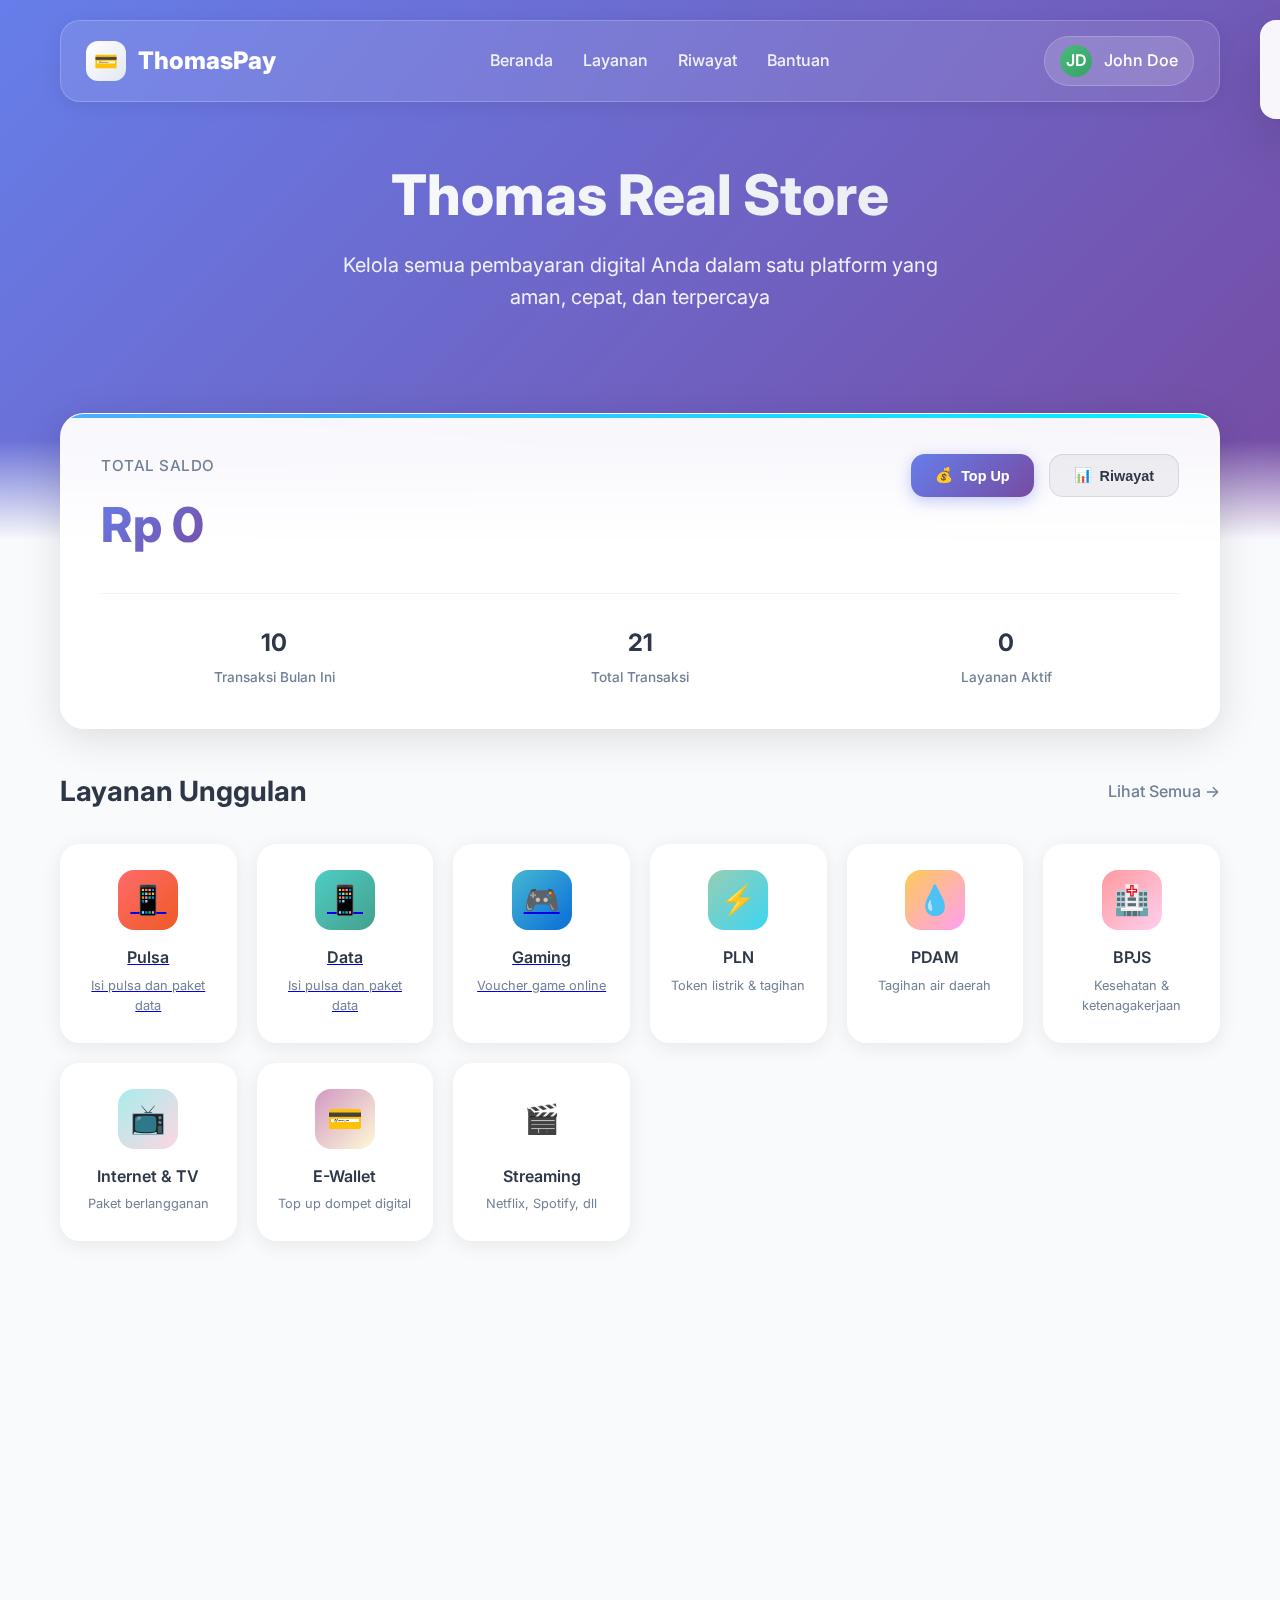
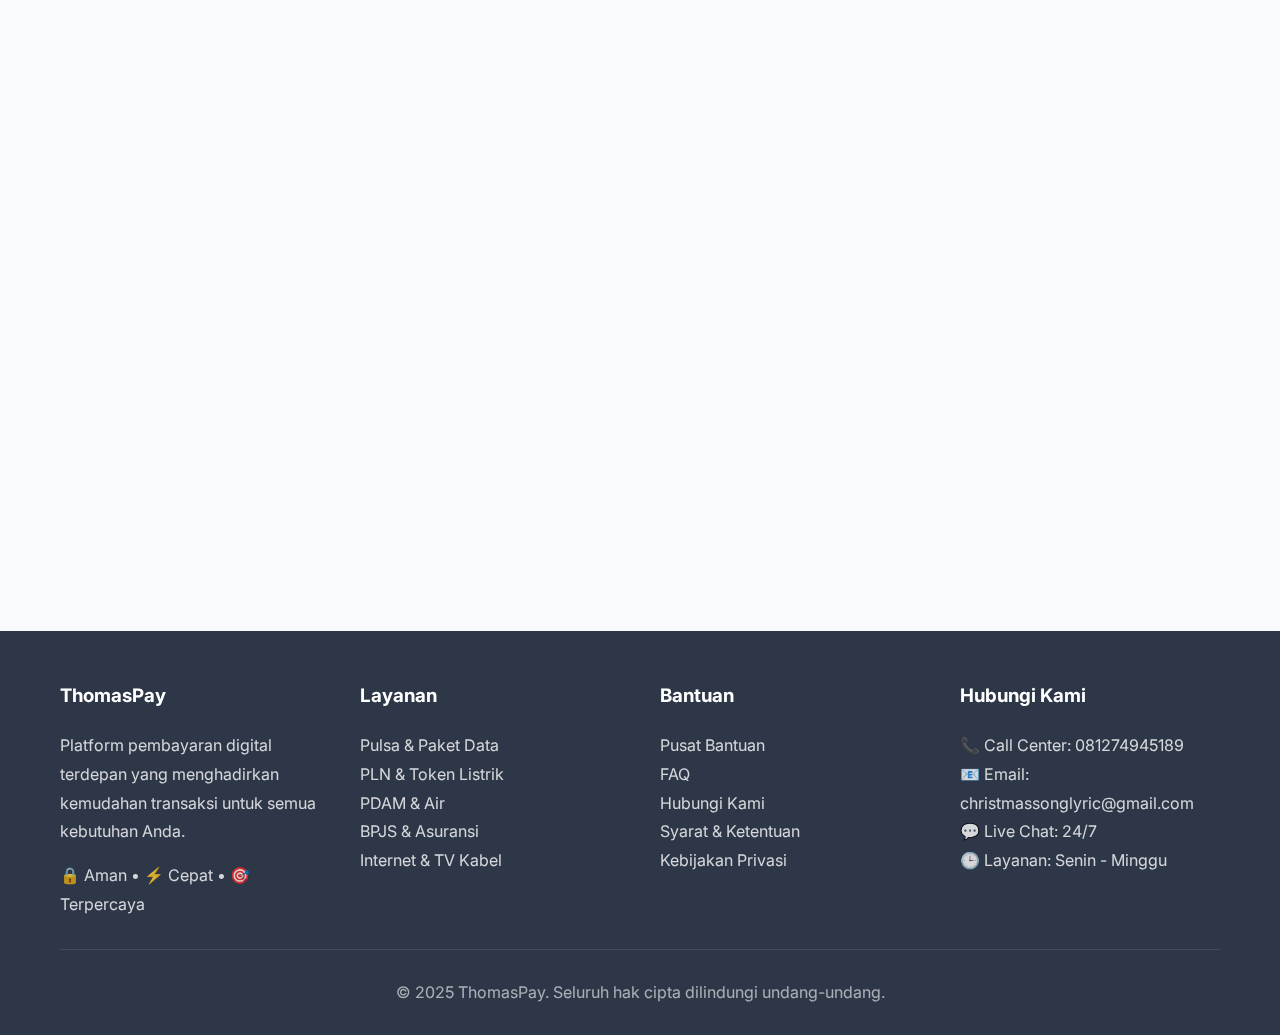
<file: index.html>
<!DOCTYPE html>
<html lang="id">
<head>
    <meta charset="UTF-8">
    <meta name="viewport" content="width=device-width, initial-scale=1.0">
    <title>ThomasPay - Advanced PPOB Platform</title>
    <link href="https://fonts.googleapis.com/css2?family=Inter:wght@300;400;500;600;700;800&display=swap" rel="stylesheet">
     <link rel="stylesheet" href="index.css">
</head>
<body>
    <div class="main-bg"></div>
    
    <header class="header">
        <div class="container">
            <nav class="nav">
                <div class="logo">
                    <div class="logo-icon">💳</div>
                    ThomasPay
                </div>
                <div class="nav-menu">
                    <a href="#" class="nav-item">Beranda</a>
                    <a href="#" class="nav-item">Layanan</a>
                    <a href="#" class="nav-item">Riwayat</a>
                    <a href="#" class="nav-item">Bantuan</a>
                </div>
                <div class="user-profile">
                    <div class="user-avatar">JD</div>
                    <span class="user-name">John Doe</span>
                </div>
            </nav>
        </div>
    </header>

    <section class="hero">
        <div class="container">
            <h1 class="hero-title">Thomas Real Store</h1>
            <p class="hero-subtitle">Kelola semua pembayaran digital Anda dalam satu platform yang aman, cepat, dan terpercaya</p>
        </div>
    </section>

    <main class="container">
        <section class="balance-section">
            <div class="balance-card animate-up">
                <div class="balance-header">
                    <div class="balance-info">
                        <h3>Total Saldo</h3>
                        <div class="balance-amount" id="balance">Rp 0</div>
                    </div>
                    <div class="balance-actions">
                        <button class="btn-balance btn-primary" onclick="showNotification('Top Up', 'Fitur top up akan segera tersedia')">
                            <span>💰</span> Top Up
                        </button>
                        <button class="btn-balance btn-secondary" onclick="showNotification('Riwayat', 'Menampilkan riwayat transaksi...')">
                            <span>📊</span> Riwayat
                        </button>
                    </div>
                </div>
                <div class="balance-stats">
                    <div class="stat-item">
                        <div class="stat-value">10</div>
                        <div class="stat-label">Transaksi Bulan Ini</div>
                    </div>
                    <div class="stat-item">
                        <div class="stat-value">21</div>
                        <div class="stat-label">Total Transaksi</div>
                    </div>
                    <div class="stat-item">
                        <div class="stat-value">0</div>
                        <div class="stat-label">Layanan Aktif</div>
                    </div>
                </div>
            </div>
        </section>

        <section class="services-section animate-up">
            <div class="section-header">
                <h2 class="section-title">Layanan Unggulan</h2>
                <a href="#" class="view-all">Lihat Semua →</a>
            </div>
            <div class="services-grid">
                <div class="service-card" onclick="selectService('Pulsa & Data')">
                    <a href="pulse.html">
                    <div class="service-icon">📱</div>
                    <div class="service-name">Pulsa</div>
                    <div class="service-desc">Isi pulsa dan paket data</div>
                </div></a>
                <div class="service-card" onclick="selectService('Pulsa & Data')">
                    <a href="data.html">
                    <div class="service-icon">📱</div>
                    <div class="service-name">Data</div>
                    <div class="service-desc">Isi pulsa dan paket data</div>
                </div></a>
                <div class="service-card" onclick="selectService('Gaming')">
                    <a href="game.html">
                        <div class="service-icon">🎮</div>
                        <div class="service-name">Gaming</div>
                        <div class="service-desc">Voucher game online</div>
                </div></a>
                <div class="service-card" onclick="selectService('PLN')">
                    <div class="service-icon">⚡</div>
                    <div class="service-name">PLN</div>
                    <div class="service-desc">Token listrik & tagihan</div>
                </div>
                <div class="service-card" onclick="selectService('PDAM')">
                    <div class="service-icon">💧</div>
                    <div class="service-name">PDAM</div>
                    <div class="service-desc">Tagihan air daerah</div>
                </div>
                <div class="service-card" onclick="selectService('BPJS')">
                    <div class="service-icon">🏥</div>
                    <div class="service-name">BPJS</div>
                    <div class="service-desc">Kesehatan & ketenagakerjaan</div>
                </div>
                <div class="service-card" onclick="selectService('Internet & TV')">
                    <div class="service-icon">📺</div>
                    <div class="service-name">Internet & TV</div>
                    <div class="service-desc">Paket berlangganan</div>
                </div>
                <div class="service-card" onclick="selectService('E-Wallet')">
                    <div class="service-icon">💳</div>
                    <div class="service-name">E-Wallet</div>
                    <div class="service-desc">Top up dompet digital</div>
                </div>
                <div class="service-card" onclick="selectService('Streaming')">
                    <div class="service-icon">🎬</div>
                    <div class="service-name">Streaming</div>
                    <div class="service-desc">Netflix, Spotify, dll</div>
                </div>
            </div>
        </section>

        <section class="quick-actions animate-right">
            <div class="action-card">
    <div class="action-header">
        <div class="action-icon">🖥️</div>
        <div class="action-title">Langganan Hosting / VPS</div>
    </div>
    <div class="form-group">
        <label class="form-label">Nama Pemesan</label>
        <input type="text" class="form-input" id="hostingName" placeholder="Nama lengkap Anda">
    </div>
    <div class="form-group">
        <label class="form-label">Nama Server</label>
        <input type="text" class="form-input" id="serverName" placeholder="Misalnya: server-ai-project">
    </div>
    <div class="form-group">
        <label class="form-label">Jenis Server</label>
        <select class="form-input" id="serverType">
            <option value="">Pilih jenis server</option>
            <option value="Shared Hosting">Shared Hosting</option>
            <option value="Pterodactyl">Pterodactyl Panel</option>
            <option value="VPS">VPS Mandiri</option>
        </select>
    </div>
    <div class="form-group">
        <label class="form-label">Metode Pembayaran</label>
        <select class="form-input" id="paymentMethod">
            <option value="">Pilih metode</option>
            <option value="Transfer Bank">Transfer Bank</option>
            <option value="E-Wallet">E-Wallet (DANA, OVO, GoPay)</option>
            <option value="QRIS">QRIS</option>
        </select>
    </div>
    <button class="btn-action" onclick="sendHostingRequest()">
        Kirim ke WhatsApp
    </button>
</div>

            <div class="action-card">
                <div class="action-header">
                    <div class="action-icon">🤖</div>
                    <div class="action-title">Bot WhatsApp - Daftar Harga</div>
                </div>
                <div class="form-group">
                    <label class="form-label">Nama Anda</label>
                    <input type="text" class="form-input" placeholder="Masukkan nama lengkap" id="customerName">
                </div>
                <div class="form-group">
                    <label class="form-label">Pilih Paket Bot WA</label>
                    <select class="form-input" id="botPackage">
                        <option value="">Pilih Paket</option>
                        <option value="basic|50000">Bot Basic - Rp 50.000/bulan</option>
                        <option value="premium|100000">Bot Premium - Rp 100.000/bulan</option>
                        <option value="enterprise|200000">Bot Enterprise - Rp 200.000/bulan</option>
                        <option value="custom|300000">Bot Custom - Rp 300.000/bulan</option>
                        <option value="yearly|500000">Paket Tahunan - Rp 500.000/tahun</option>
                    </select>
                </div>
                <button class="btn-action" onclick="sendToWhatsApp()">
                    <span id="botBtnText">Kirim ke WhatsApp</span>
                </button>
            </div>

            <div class="action-card">
    <div class="action-header">
        <div class="action-icon">🌐</div>
        <div class="action-title">Pilih Platform</div>
    </div>
    <div class="form-group">
        <label class="form-label">Jenis Platform</label>
        <select class="form-input" id="platformType" onchange="handlePlatformChange()">
            <option value="">Pilih</option>
            <option value="app">Aplikasi</option>
            <option value="web">Website</option>
        </select>
    </div>
    <div class="form-group">
        <label class="form-label">Hero Name</label>
        <input type="text" class="form-input" id="heroName" placeholder="Masukkan nama hero (judul besar)">
    </div>
    <div class="form-group">
        <label class="form-label">Nav Name</label>
        <input type="text" class="form-input" id="navName" placeholder="Masukkan nama navigasi utama">
    </div>
    <div class="form-group" id="platformOptionsContainer" style="display: none;">
        <label class="form-label" id="platformOptionsLabel">Opsi</label>
        <select class="form-input" id="platformOptions"></select>
    </div>
    <button class="btn-action" onclick="sendPlatformToWhatsApp()">Kirim ke WhatsApp</button>
</div>
            </div>
        </section>

        <section class="transactions-section animate-up">
            <div class="section-header">
                <h2 class="section-title">Transaksi Terbaru</h2>
                <a href="#" class="view-all">Lihat Semua →</a>
            </div>
            <div id="transactionsList">
    <div class="transaction-item">
        <div class="transaction-icon" style="background: linear-gradient(135deg, #45b7d1, #096dd9);">🕒</div>
        <div class="transaction-info">
            <div class="transaction-title">You have visited this site</div>
            <div class="transaction-date">Just now</div>
        </div>
        <div class="transaction-amount amount-positive">Info</div>
    </div>
</div>
        </section>
    </main>

    <footer class="footer">
        <div class="container">
            <div class="footer-content">
                <div class="footer-section">
                    <h3>ThomasPay</h3>
                    <p>Platform pembayaran digital terdepan yang menghadirkan kemudahan transaksi untuk semua kebutuhan Anda.</p>
                    <p style="margin-top: 15px;">🔒 Aman • ⚡ Cepat • 🎯 Terpercaya</p>
                </div>
                <div class="footer-section">
                    <h3>Layanan</h3>
                    <p><a href="#">Pulsa & Paket Data</a></p>
                    <p><a href="#">PLN & Token Listrik</a></p>
                    <p><a href="#">PDAM & Air</a></p>
                    <p><a href="#">BPJS & Asuransi</a></p>
                    <p><a href="#">Internet & TV Kabel</a></p>
                </div>
                <div class="footer-section">
                    <h3>Bantuan</h3>
                    <p><a href="#">Pusat Bantuan</a></p>
                    <p><a href="#">FAQ</a></p>
                    <p><a href="#">Hubungi Kami</a></p>
                    <p><a href="#">Syarat & Ketentuan</a></p>
                    <p><a href="#">Kebijakan Privasi</a></p>
                </div>
                <div class="footer-section">
                    <h3>Hubungi Kami</h3>
                    <p>📞 Call Center: 081274945189</p>
                    <p>📧 Email: christmassonglyric@gmail.com</p>
                    <p>💬 Live Chat: 24/7</p>
                    <p>🕒 Layanan: Senin - Minggu</p>
                </div>
            </div>
            <div class="footer-bottom">
                <p>© 2025 ThomasPay. Seluruh hak cipta dilindungi undang-undang.</p>
            </div>
        </div>
    </footer>

    <div class="notification" id="notification">
        <div class="notification-header">
            <div class="notification-icon" id="notifIcon">✓</div>
            <div class="notification-title" id="notifTitle">Berhasil</div>
        </div>
        <div class="notification-message" id="notifMessage">Pesan notifikasi</div>
    </div>
    <script src="index.js"></script>
</body>
</html>
</file>
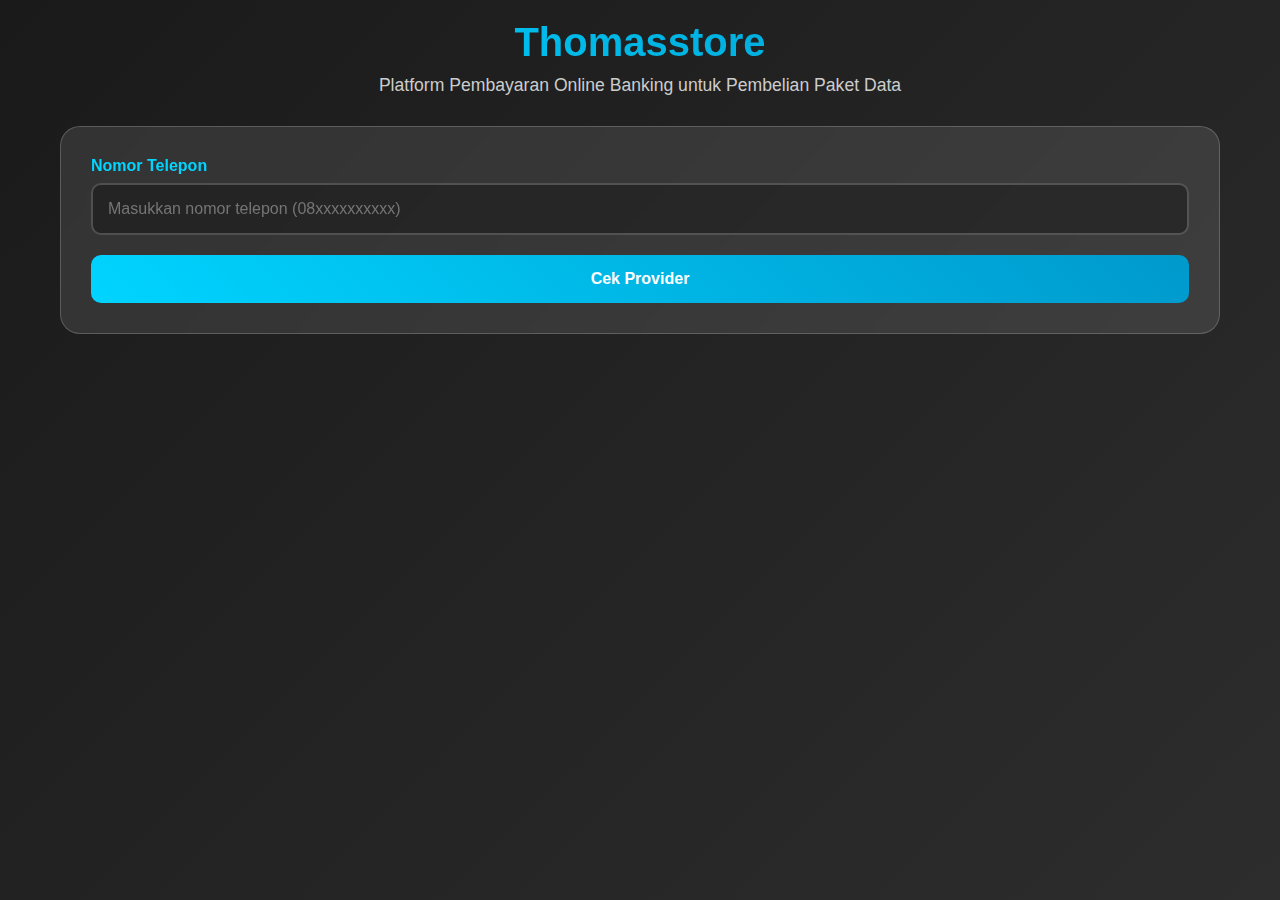
<file: data.html>
<!DOCTYPE html>
<html lang="id">
<head>
    <meta charset="UTF-8">
    <meta name="viewport" content="width=device-width, initial-scale=1.0">
    <title>Thomasstore - PPOB Data System</title>
    <style>
        * {
            margin: 0;
            padding: 0;
            box-sizing: border-box;
        }

        body {
            font-family: 'Segoe UI', Tahoma, Geneva, Verdana, sans-serif;
            background: linear-gradient(135deg, #1a1a1a, #2d2d2d);
            color: #ffffff;
            min-height: 100vh;
            overflow-x: hidden;
        }

        .container {
            max-width: 1200px;
            margin: 0 auto;
            padding: 20px;
            min-height: 100vh;
        }

        .header {
            text-align: center;
            margin-bottom: 30px;
            animation: fadeInDown 0.8s ease-out;
        }

        .header h1 {
            font-size: 2.5rem;
            background: linear-gradient(45deg, #00d4ff, #0099cc);
            -webkit-background-clip: text;
            -webkit-text-fill-color: transparent;
            background-clip: text;
            margin-bottom: 10px;
        }

        .header p {
            color: #cccccc;
            font-size: 1.1rem;
        }

        @keyframes fadeInDown {
            from {
                opacity: 0;
                transform: translateY(-50px);
            }
            to {
                opacity: 1;
                transform: translateY(0);
            }
        }

        @keyframes fadeInUp {
            from {
                opacity: 0;
                transform: translateY(50px);
            }
            to {
                opacity: 1;
                transform: translateY(0);
            }
        }

        @keyframes slideInLeft {
            from {
                opacity: 0;
                transform: translateX(-50px);
            }
            to {
                opacity: 1;
                transform: translateX(0);
            }
        }

        .input-section {
            background: rgba(255, 255, 255, 0.1);
            backdrop-filter: blur(10px);
            padding: 30px;
            border-radius: 20px;
            border: 1px solid rgba(255, 255, 255, 0.2);
            margin-bottom: 30px;
            animation: fadeInUp 0.8s ease-out 0.2s both;
        }

        .form-group {
            margin-bottom: 20px;
        }

        .form-group label {
            display: block;
            margin-bottom: 8px;
            font-weight: 600;
            color: #00d4ff;
        }

        .form-group input {
            width: 100%;
            padding: 15px;
            border: 2px solid rgba(255, 255, 255, 0.2);
            border-radius: 10px;
            background: rgba(0, 0, 0, 0.3);
            color: #ffffff;
            font-size: 1rem;
            transition: all 0.3s ease;
        }

        .form-group input:focus {
            outline: none;
            border-color: #00d4ff;
            box-shadow: 0 0 20px rgba(0, 212, 255, 0.3);
        }

        .check-btn {
            background: linear-gradient(45deg, #00d4ff, #0099cc);
            color: white;
            border: none;
            padding: 15px 30px;
            border-radius: 10px;
            cursor: pointer;
            font-size: 1rem;
            font-weight: 600;
            transition: all 0.3s ease;
            width: 100%;
        }

        .check-btn:hover {
            transform: translateY(-2px);
            box-shadow: 0 10px 25px rgba(0, 212, 255, 0.4);
        }

        .provider-info {
            background: rgba(0, 212, 255, 0.1);
            padding: 20px;
            border-radius: 15px;
            border: 1px solid #00d4ff;
            margin: 20px 0;
            animation: slideInLeft 0.6s ease-out;
        }

        .provider-info h3 {
            color: #00d4ff;
            margin-bottom: 10px;
        }

        .data-packages {
            display: grid;
            grid-template-columns: repeat(auto-fit, minmax(300px, 1fr));
            gap: 20px;
            margin-top: 20px;
            animation: fadeInUp 0.8s ease-out 0.4s both;
        }

        .package-card {
            background: rgba(255, 255, 255, 0.1);
            backdrop-filter: blur(10px);
            padding: 25px;
            border-radius: 15px;
            border: 1px solid rgba(255, 255, 255, 0.2);
            transition: all 0.3s ease;
            cursor: pointer;
        }

        .package-card:hover {
            transform: translateY(-5px);
            box-shadow: 0 15px 35px rgba(0, 212, 255, 0.2);
            border-color: #00d4ff;
        }

        .package-card h4 {
            color: #00d4ff;
            margin-bottom: 15px;
            font-size: 1.3rem;
        }

        .package-details {
            margin-bottom: 20px;
        }

        .package-details p {
            margin-bottom: 8px;
            color: #cccccc;
        }

        .price {
            font-size: 1.5rem;
            font-weight: bold;
            color: #00ff88;
            margin-bottom: 10px;
        }

        .tax-info {
            font-size: 0.9rem;
            color: #ffaa00;
        }

        .buy-btn {
            background: linear-gradient(45deg, #00ff88, #00cc66);
            color: white;
            border: none;
            padding: 12px 20px;
            border-radius: 8px;
            cursor: pointer;
            width: 100%;
            font-weight: 600;
            transition: all 0.3s ease;
        }

        .buy-btn:hover {
            transform: translateY(-2px);
            box-shadow: 0 8px 20px rgba(0, 255, 136, 0.4);
        }

        /* Modal Styles */
        .modal {
            display: none;
            position: fixed;
            z-index: 1000;
            left: 0;
            top: 0;
            width: 100%;
            height: 100%;
            background: rgba(0, 0, 0, 0.8);
            backdrop-filter: blur(5px);
        }

        .modal-content {
            background: linear-gradient(135deg, #2d2d2d, #1a1a1a);
            margin: 5% auto;
            padding: 30px;
            border-radius: 20px;
            width: 90%;
            max-width: 500px;
            border: 1px solid rgba(255, 255, 255, 0.2);
            animation: modalSlideIn 0.3s ease-out;
        }

        @keyframes modalSlideIn {
            from {
                opacity: 0;
                transform: translateY(-50px) scale(0.9);
            }
            to {
                opacity: 1;
                transform: translateY(0) scale(1);
            }
        }

        .close {
            color: #aaa;
            float: right;
            font-size: 28px;
            font-weight: bold;
            cursor: pointer;
            transition: color 0.3s ease;
        }

        .close:hover {
            color: #00d4ff;
        }

        .receipt {
            background: rgba(0, 0, 0, 0.3);
            padding: 25px;
            border-radius: 15px;
            margin: 20px 0;
            border: 1px solid rgba(255, 255, 255, 0.1);
        }

        .receipt h3 {
            color: #00d4ff;
            text-align: center;
            margin-bottom: 20px;
            font-size: 1.5rem;
        }

        .receipt-item {
            display: flex;
            justify-content: space-between;
            margin-bottom: 12px;
            padding: 8px 0;
            border-bottom: 1px solid rgba(255, 255, 255, 0.1);
        }

        .receipt-item:last-child {
            border-bottom: none;
            font-weight: bold;
            color: #00ff88;
            font-size: 1.1rem;
        }

        .customer-form {
            margin-top: 20px;
        }

        .customer-form input {
            width: 100%;
            padding: 12px;
            margin-bottom: 15px;
            border: 2px solid rgba(255, 255, 255, 0.2);
            border-radius: 8px;
            background: rgba(0, 0, 0, 0.3);
            color: #ffffff;
            transition: border-color 0.3s ease;
        }

        .customer-form input:focus {
            outline: none;
            border-color: #00d4ff;
        }

        .send-btn {
            background: linear-gradient(45deg, #25D366, #128C7E);
            color: white;
            border: none;
            padding: 15px;
            border-radius: 10px;
            cursor: pointer;
            width: 100%;
            font-weight: 600;
            font-size: 1rem;
            transition: all 0.3s ease;
        }

        .send-btn:hover {
            transform: translateY(-2px);
            box-shadow: 0 8px 20px rgba(37, 211, 102, 0.4);
        }

        .hidden {
            display: none;
        }

        /* Responsive Design */
        @media (max-width: 768px) {
            .container {
                padding: 15px;
            }

            .header h1 {
                font-size: 2rem;
            }

            .input-section {
                padding: 20px;
            }

            .data-packages {
                grid-template-columns: 1fr;
            }

            .modal-content {
                margin: 10% auto;
                padding: 20px;
            }
        }

        @media (max-width: 480px) {
            .header h1 {
                font-size: 1.8rem;
            }

            .input-section {
                padding: 15px;
            }

            .package-card {
                padding: 20px;
            }
        }

        .loading {
            display: inline-block;
            width: 20px;
            height: 20px;
            border: 3px solid rgba(255, 255, 255, 0.3);
            border-radius: 50%;
            border-top-color: #00d4ff;
            animation: spin 1s ease-in-out infinite;
            margin-right: 10px;
        }

        @keyframes spin {
            to { transform: rotate(360deg); }
        }
    </style>
</head>
<body>
    <div class="container">
        <div class="header">
            <h1>Thomasstore</h1>
            <p>Platform Pembayaran Online Banking untuk Pembelian Paket Data</p>
        </div>

        <div class="input-section">
            <div class="form-group">
                <label for="phoneNumber">Nomor Telepon</label>
                <input type="text" id="phoneNumber" placeholder="Masukkan nomor telepon (08xxxxxxxxxx)" maxlength="13">
            </div>
            <button class="check-btn" onclick="checkProvider()">
                <span id="checkBtnText">Cek Provider</span>
            </button>
        </div>

        <div id="providerResult" class="hidden">
            <div class="provider-info">
                <h3 id="providerName"></h3>
                <p id="providerDetails"></p>
            </div>

            <div class="data-packages" id="dataPackages">
                <!-- Paket data akan ditampilkan di sini -->
            </div>
        </div>
    </div>

    <!-- Modal untuk Struk -->
    <div id="receiptModal" class="modal">
        <div class="modal-content">
            <span class="close" onclick="closeModal()">&times;</span>
            <div class="receipt">
                <h3>STRUK PEMBELIAN</h3>
                <div id="receiptDetails">
                    <!-- Detail struk akan ditampilkan di sini -->
                </div>
            </div>
            <div class="customer-form">
                <input type="text" id="customerName" placeholder="Nama Lengkap" required>
                <button class="send-btn" onclick="sendToWhatsApp()">
                    Kirim ke WhatsApp
                </button>
            </div>
        </div>
    </div>

    <script>
        // Database provider berdasarkan prefix
        const providerDatabase = {
            '0811': 'Halo (Telkomsel)',
            '0812': 'Simpati (Telkomsel)',
            '0813': 'Simpati (Telkomsel)',
            '0814': 'IM3 (Indosat)',
            '0815': 'Matrix (Indosat)',
            '0816': 'Matrix (Indosat)',
            '0817': 'XL',
            '0818': 'XL',
            '0819': 'XL',
            '0821': 'Simpati (Telkomsel)',
            '0822': 'Simpati (Telkomsel)',
            '0823': 'As (Telkomsel)',
            '0831': 'Axis',
            '0832': 'Axis',
            '0833': 'Axis',
            '0838': 'Axis',
            '0852': 'As (Telkomsel)',
            '0853': 'As (Telkomsel)',
            '0855': 'IM3 (Indosat)',
            '0856': 'IM3 (Indosat)',
            '0857': 'IM3 (Indosat)',
            '0858': 'Mentari (Indosat)',
            '0859': 'XL',
            '0877': 'XL',
            '0878': 'XL',
            '0881': 'Smartfren',
            '0882': 'Smartfren',
            '0883': 'Smartfren',
            '0884': 'Smartfren',
            '0885': 'Smartfren',
            '0886': 'Smartfren',
            '0887': 'Smartfren',
            '0888': 'Smartfren',
            '0889': 'Smartfren'
        };

        // Database paket data untuk setiap provider
        const dataPackages = {
            'Telkomsel': [
                { name: 'Data 1GB', size: '1GB', price: 19200, validity: '30 hari' },
                { name: 'Data 2GB', size: '2GB', price: 32500, validity: '30 hari' },
                { name: 'Data 3GB', size: '3GB', price: 47500, validity: '30 hari' },
                { name: 'Data 35GB', size: '35GB', price: 110000, validity: '30 hari' },
                { name: 'Data 65GB', size: '65GB', price: 160000, validity: '30 hari' }
            ],
            'Indosat': [
                { name: 'Data 1GB', size: '1GB', price: 12000, validity: '3 hari' },
                { name: 'Data 3GB', size: '3GB', price: 22000, validity: '7 hari' },
                { name: 'Data 6GB', size: '6GB', price: 38000, validity: '15 hari' },
                { name: 'Data 12GB', size: '12GB', price: 60000, validity: '30 hari' },
                { name: 'Data 25GB', size: '25GB', price: 90000, validity: '30 hari' }
            ],
            'XL': [
                { name: 'Data 1GB', size: '1GB', price: 13000, validity: '3 hari' },
                { name: 'Data 2.5GB', size: '2.5GB', price: 23000, validity: '7 hari' },
                { name: 'Data 8GB', size: '8GB', price: 45000, validity: '15 hari' },
                { name: 'Data 15GB', size: '15GB', price: 70000, validity: '30 hari' },
                { name: 'Data 30GB', size: '30GB', price: 100000, validity: '30 hari' }
            ],
            'Axis': [
                { name: 'Data 2GB', size: '2GB', price: 30000, validity: '60 hari' },
                { name: 'Data 3GB', size: '3GB', price: 38000, validity: '60 hari' },
                { name: 'Data 5GB', size: '5GB', price: 50000, validity: '60 hari' }
            ],
            'Smartfren': [
                { name: 'Data 10GB', size: '10GB', price: 40000, validity: '30 hari' },
                { name: 'Data 12B', size: '12GB', price: 56700, validity: '30 hari' },
                { name: 'Promo Data 55GB', size: '55GB', price: 33000, validity: '30 hari' },
                { name: 'Data 90GB', size: '90GB', price: 70000, validity: '30 hari' },
                { name: 'Data 127GB', size: '127GB', price: 105000, validity: '30 hari' }
            ]
        };

        let currentPackage = null;
        let currentProvider = '';
        let currentPhone = '';

        function calculateTax(price) {
            // Setiap kelipatan 10.000, pajak 500
            const taxMultiplier = Math.floor(price / 10000);
            return taxMultiplier * 500;
        }

        function checkProvider() {
            const phoneInput = document.getElementById('phoneNumber');
            const phone = phoneInput.value.trim();
            
            if (!phone) {
                alert('Silakan masukkan nomor telepon');
                return;
            }

            if (!/^08\d{8,11}$/.test(phone)) {
                alert('Format nomor telepon tidak valid. Gunakan format 08xxxxxxxxxx');
                return;
            }

            // Tambahkan loading
            const checkBtn = document.getElementById('checkBtnText');
            checkBtn.innerHTML = '<span class="loading"></span>Memeriksa...';

            setTimeout(() => {
                const prefix = phone.substring(0, 4);
                const provider = providerDatabase[prefix];

                if (provider) {
                    currentPhone = phone;
                    const baseProvider = provider.split(' ')[0];
                    
                    if (baseProvider === 'Halo' || baseProvider === 'Simpati' || baseProvider === 'As') {
                        currentProvider = 'Telkomsel';
                    } else if (baseProvider === 'IM3' || baseProvider === 'Matrix' || baseProvider === 'Mentari') {
                        currentProvider = 'Indosat';
                    } else {
                        currentProvider = baseProvider;
                    }

                    displayProviderInfo(provider, currentProvider);
                    displayDataPackages(currentProvider);
                } else {
                    alert('Provider tidak dikenali untuk nomor ini');
                }

                checkBtn.innerHTML = 'Cek Provider';
            }, 1500);
        }

        function displayProviderInfo(providerName, baseProvider) {
            const providerResult = document.getElementById('providerResult');
            const providerNameEl = document.getElementById('providerName');
            const providerDetailsEl = document.getElementById('providerDetails');

            providerNameEl.textContent = `Provider: ${providerName}`;
            providerDetailsEl.textContent = `Nomor: ${currentPhone} | Jaringan: ${baseProvider}`;
            
            providerResult.classList.remove('hidden');
        }

        function displayDataPackages(provider) {
            const packagesContainer = document.getElementById('dataPackages');
            const packages = dataPackages[provider] || [];

            packagesContainer.innerHTML = '';

            packages.forEach((pkg, index) => {
                const tax = calculateTax(pkg.price);
                const totalPrice = pkg.price + tax;

                const packageCard = document.createElement('div');
                packageCard.className = 'package-card';
                packageCard.innerHTML = `
                    <h4>${pkg.name}</h4>
                    <div class="package-details">
                        <p><strong>Kuota:</strong> ${pkg.size}</p>
                        <p><strong>Masa Aktif:</strong> ${pkg.validity}</p>
                        <p><strong>Harga Dasar:</strong> Rp ${pkg.price.toLocaleString('id-ID')}</p>
                        <p class="tax-info"><strong>Pajak:</strong> Rp ${tax.toLocaleString('id-ID')}</p>
                    </div>
                    <div class="price">Rp ${totalPrice.toLocaleString('id-ID')}</div>
                    <button class="buy-btn" onclick="buyPackage(${index})">Beli Paket</button>
                `;

                packagesContainer.appendChild(packageCard);
            });
        }

        function buyPackage(packageIndex) {
            const packages = dataPackages[currentProvider];
            currentPackage = packages[packageIndex];
            
            if (currentPackage) {
                showReceiptModal();
            }
        }

        function showReceiptModal() {
            const modal = document.getElementById('receiptModal');
            const receiptDetails = document.getElementById('receiptDetails');
            
            const tax = calculateTax(currentPackage.price);
            const totalPrice = currentPackage.price + tax;

            receiptDetails.innerHTML = `
                <div class="receipt-item">
                    <span>Nomor Telepon:</span>
                    <span>${currentPhone}</span>
                </div>
                <div class="receipt-item">
                    <span>Provider:</span>
                    <span>${currentProvider}</span>
                </div>
                <div class="receipt-item">
                    <span>Paket:</span>
                    <span>${currentPackage.name}</span>
                </div>
                <div class="receipt-item">
                    <span>Kuota:</span>
                    <span>${currentPackage.size}</span>
                </div>
                <div class="receipt-item">
                    <span>Masa Aktif:</span>
                    <span>${currentPackage.validity}</span>
                </div>
                <div class="receipt-item">
                    <span>Harga Dasar:</span>
                    <span>Rp ${currentPackage.price.toLocaleString('id-ID')}</span>
                </div>
                <div class="receipt-item">
                    <span>Pajak:</span>
                    <span>Rp ${tax.toLocaleString('id-ID')}</span>
                </div>
                <div class="receipt-item">
                    <span>Total Bayar:</span>
                    <span>Rp ${totalPrice.toLocaleString('id-ID')}</span>
                </div>
            `;

            modal.style.display = 'block';
        }

        function closeModal() {
            const modal = document.getElementById('receiptModal');
            modal.style.display = 'none';
            document.getElementById('customerName').value = '';
        }

        function sendToWhatsApp() {
            const customerName = document.getElementById('customerName').value.trim();
            
            if (!customerName) {
                alert('Silakan masukkan nama lengkap');
                return;
            }

            const tax = calculateTax(currentPackage.price);
            const totalPrice = currentPackage.price + tax;
            const currentDate = new Date().toLocaleDateString('id-ID', {
                year: 'numeric',
                month: 'long',
                day: 'numeric',
                hour: '2-digit',
                minute: '2-digit'
            });

            const message = `*STRUK PEMBELIAN PPOB*
━━━━━━━━━━━━━━━━━━━━━

👤 *Nama:* ${customerName}
📱 *Nomor:* ${currentPhone}
🏢 *Provider:* ${currentProvider}
📦 *Paket:* ${currentPackage.name}
💾 *Kuota:* ${currentPackage.size}
⏰ *Masa Aktif:* ${currentPackage.validity}

💰 *RINCIAN PEMBAYARAN*
━━━━━━━━━━━━━━━━━━━━━
• Harga Dasar: Rp ${currentPackage.price.toLocaleString('id-ID')}
• Pajak: Rp ${tax.toLocaleString('id-ID')}
• *Total: Rp ${totalPrice.toLocaleString('id-ID')}*

📅 *Tanggal:* ${currentDate}

Thankyou for buying in ThomasStore! 🙏

_your transaction will be processed soon_`;

            const whatsappURL = `https://wa.me/081274945189?text=${encodeURIComponent(message)}`;
            window.open(whatsappURL, '_blank');
            
            closeModal();
        }

        // Event listener untuk input nomor telepon
        document.getElementById('phoneNumber').addEventListener('keypress', function(e) {
            if (e.key === 'Enter') {
                checkProvider();
            }
        });

        // Event listener untuk input nama customer
        document.getElementById('customerName').addEventListener('keypress', function(e) {
            if (e.key === 'Enter') {
                sendToWhatsApp();
            }
        });

        // Close modal ketika klik di luar modal
        window.onclick = function(event) {
            const modal = document.getElementById('receiptModal');
            if (event.target === modal) {
                closeModal();
            }
        }
    </script>
</body>
</html>
</file>
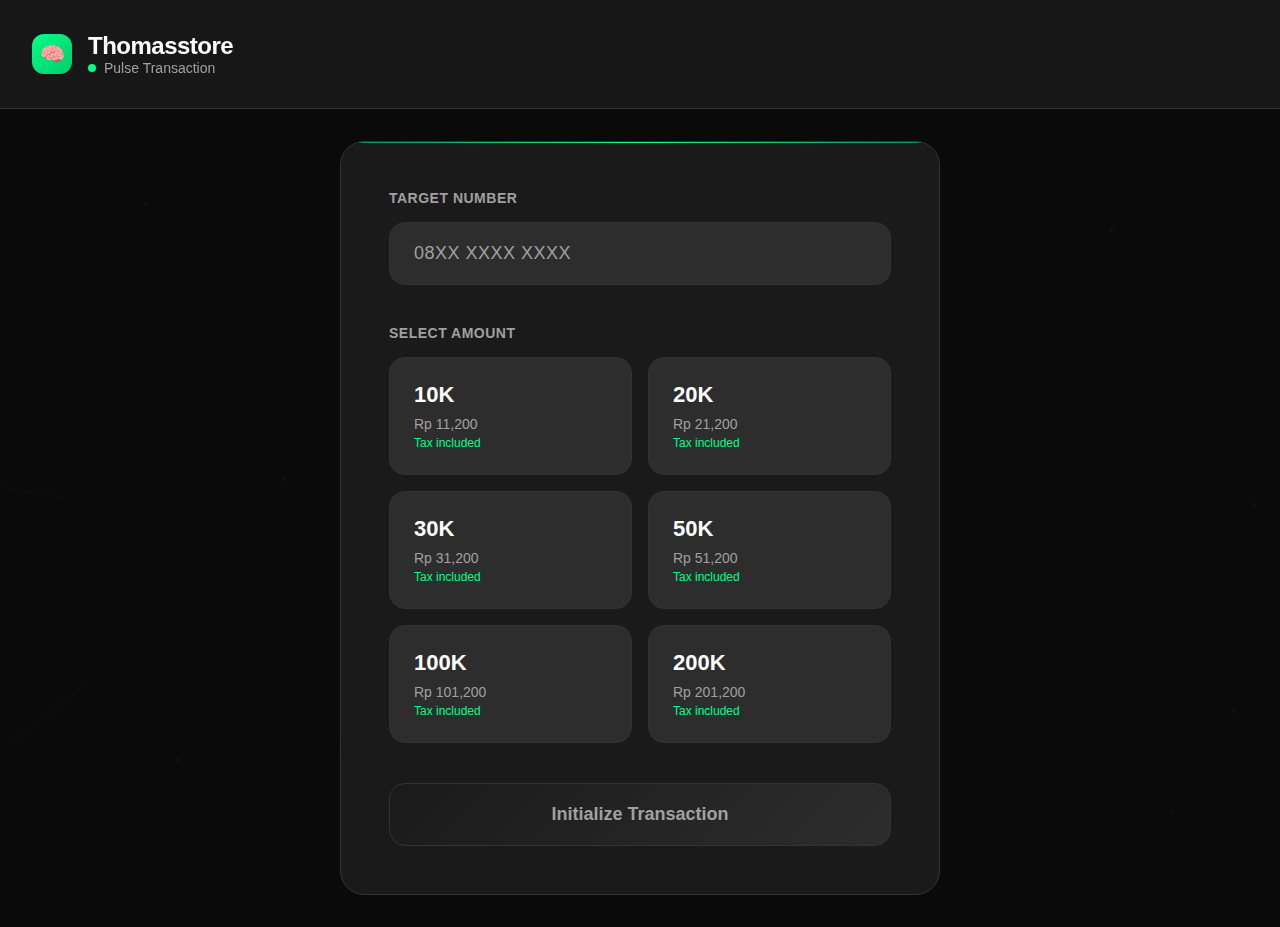
<file: pulse.html>
<!DOCTYPE html>
<html lang="id">
<head>
    <meta charset="UTF-8">
    <meta name="viewport" content="width=device-width, initial-scale=1.0">
    <title>PPOB Pulsa - AI Powered</title>
    <style>
        * {
            margin: 0;
            padding: 0;
            box-sizing: border-box;
        }

        :root {
            --primary: #0a0a0a;
            --secondary: #1a1a1a;
            --accent: #2d2d2d;
            --text: #ffffff;
            --text-dim: #a0a0a0;
            --border: #333333;
            --success: #00ff88;
            --error: #ff4757;
            --glow: rgba(0, 255, 136, 0.3);
        }

        body {
            font-family: 'SF Pro Display', -apple-system, BlinkMacSystemFont, 'Segoe UI', Roboto, sans-serif;
            background: var(--primary);
            color: var(--text);
            min-height: 100vh;
            overflow-x: hidden;
            position: relative;
        }

        /* AI Neural Network Background */
        .neural-bg {
            position: fixed;
            top: 0;
            left: 0;
            width: 100%;
            height: 100%;
            pointer-events: none;
            opacity: 0.05;
            z-index: 0;
        }

        .neural-node {
            position: absolute;
            width: 4px;
            height: 4px;
            background: var(--success);
            border-radius: 50%;
            animation: pulse 3s ease-in-out infinite;
        }

        .neural-connection {
            position: absolute;
            height: 1px;
            background: linear-gradient(90deg, transparent, var(--success), transparent);
            transform-origin: left;
            animation: flow 4s linear infinite;
        }

        @keyframes pulse {
            0%, 100% { opacity: 0.3; transform: scale(1); }
            50% { opacity: 1; transform: scale(1.5); }
        }

        @keyframes flow {
            0% { opacity: 0; }
            50% { opacity: 1; }
            100% { opacity: 0; }
        }

        /* Main Container */
        .app-container {
            position: relative;
            z-index: 1;
            min-height: 100vh;
            display: grid;
            grid-template-rows: auto 1fr;
        }

        /* Header */
        .app-header {
            padding: 2rem;
            border-bottom: 1px solid var(--border);
            backdrop-filter: blur(20px);
            background: rgba(26, 26, 26, 0.8);
        }

        .header-content {
            max-width: 1400px;
            margin: 0 auto;
            display: flex;
            justify-content: between;
            align-items: center;
            gap: 2rem;
        }

        .brand {
            display: flex;
            align-items: center;
            gap: 1rem;
        }

        .ai-icon {
            width: 40px;
            height: 40px;
            background: linear-gradient(135deg, var(--success), #00cc6a);
            border-radius: 12px;
            display: flex;
            align-items: center;
            justify-content: center;
            font-size: 20px;
            animation: rotate 20s linear infinite;
        }

        @keyframes rotate {
            from { transform: rotate(0deg); }
            to { transform: rotate(360deg); }
        }

        .brand h1 {
            font-size: 1.5rem;
            font-weight: 700;
            letter-spacing: -0.5px;
        }

        .ai-status {
            display: flex;
            align-items: center;
            gap: 0.5rem;
            font-size: 0.875rem;
            color: var(--text-dim);
        }

        .status-dot {
            width: 8px;
            height: 8px;
            background: var(--success);
            border-radius: 50%;
            animation: pulse 2s ease-in-out infinite;
        }

        /* Main Content */
        .main-content {
            padding: 2rem;
            display: grid;
            place-items: center;
        }

        .transaction-panel {
            width: 100%;
            max-width: 600px;
            background: var(--secondary);
            border: 1px solid var(--border);
            border-radius: 24px;
            padding: 3rem;
            position: relative;
            overflow: hidden;
        }

        .transaction-panel::before {
            content: '';
            position: absolute;
            top: 0;
            left: -50%;
            width: 200%;
            height: 1px;
            background: linear-gradient(90deg, transparent, var(--success), transparent);
            animation: scan 3s ease-in-out infinite;
        }

        @keyframes scan {
            0% { left: -50%; }
            100% { left: 50%; }
        }

        /* Form Sections */
        .form-section {
            margin-bottom: 2.5rem;
        }

        .section-title {
            font-size: 0.875rem;
            font-weight: 600;
            color: var(--text-dim);
            margin-bottom: 1rem;
            text-transform: uppercase;
            letter-spacing: 0.5px;
        }

        /* Phone Input */
        .phone-input-container {
            position: relative;
        }

        .phone-input {
            width: 100%;
            background: var(--accent);
            border: 1px solid var(--border);
            border-radius: 16px;
            padding: 1.25rem 1.5rem;
            font-size: 1.125rem;
            color: var(--text);
            font-weight: 500;
            letter-spacing: 0.5px;
            transition: all 0.3s cubic-bezier(0.4, 0, 0.2, 1);
        }

        .phone-input:focus {
            outline: none;
            border-color: var(--success);
            box-shadow: 0 0 0 4px var(--glow);
        }

        .phone-input::placeholder {
            color: var(--text-dim);
        }

        /* Provider Detection */
        .provider-detection {
            margin-top: 1rem;
            padding: 1rem 1.5rem;
            background: rgba(0, 255, 136, 0.05);
            border: 1px solid rgba(0, 255, 136, 0.2);
            border-radius: 12px;
            display: none;
            align-items: center;
            gap: 0.75rem;
        }

        .provider-detection.active {
            display: flex;
            animation: slideDown 0.4s cubic-bezier(0.4, 0, 0.2, 1);
        }

        @keyframes slideDown {
            from { opacity: 0; transform: translateY(-10px); }
            to { opacity: 1; transform: translateY(0); }
        }

        .provider-icon {
            width: 32px;
            height: 32px;
            background: var(--success);
            border-radius: 8px;
            display: flex;
            align-items: center;
            justify-content: center;
            font-size: 16px;
        }

        .provider-info h4 {
            font-size: 0.875rem;
            font-weight: 600;
            margin-bottom: 0.25rem;
        }

        .provider-info p {
            font-size: 0.75rem;
            color: var(--text-dim);
        }

        /* Denomination Grid */
        .denomination-grid {
            display: grid;
            grid-template-columns: repeat(auto-fit, minmax(160px, 1fr));
            gap: 1rem;
        }

        .denomination-card {
            background: var(--accent);
            border: 1px solid var(--border);
            border-radius: 16px;
            padding: 1.5rem;
            cursor: pointer;
            transition: all 0.3s cubic-bezier(0.4, 0, 0.2, 1);
            position: relative;
            overflow: hidden;
        }

        .denomination-card::before {
            content: '';
            position: absolute;
            top: 0;
            left: 0;
            right: 0;
            bottom: 0;
            background: linear-gradient(45deg, transparent, rgba(0, 255, 136, 0.1), transparent);
            opacity: 0;
            transition: opacity 0.3s ease;
        }

        .denomination-card:hover::before {
            opacity: 1;
        }

        .denomination-card:hover {
            transform: translateY(-4px);
            border-color: var(--success);
            box-shadow: 0 8px 32px rgba(0, 255, 136, 0.2);
        }

        .denomination-card.selected {
            border-color: var(--success);
            background: rgba(0, 255, 136, 0.1);
            transform: translateY(-4px) scale(1.02);
        }

        .denomination-value {
            font-size: 1.375rem;
            font-weight: 700;
            margin-bottom: 0.5rem;
        }

        .denomination-price {
            font-size: 0.875rem;
            color: var(--text-dim);
            margin-bottom: 0.25rem;
        }

        .denomination-tax {
            font-size: 0.75rem;
            color: var(--success);
        }

        /* Action Button */
        .action-button {
            width: 100%;
            background: linear-gradient(135deg, #1a1a1a, #2d2d2d);
            border: 1px solid var(--border);
            border-radius: 16px;
            padding: 1.25rem;
            font-size: 1.125rem;
            font-weight: 600;
            color: var(--text-dim);
            cursor: not-allowed;
            transition: all 0.3s cubic-bezier(0.4, 0, 0.2, 1);
            position: relative;
            overflow: hidden;
        }

        .action-button.active {
            background: linear-gradient(135deg, var(--success), #00cc6a);
            color: var(--primary);
            cursor: pointer;
            border-color: var(--success);
        }

        .action-button.active:hover {
            transform: translateY(-2px);
            box-shadow: 0 8px 32px rgba(0, 255, 136, 0.4);
        }

        .action-button::before {
            content: '';
            position: absolute;
            top: 0;
            left: -100%;
            width: 100%;
            height: 100%;
            background: linear-gradient(90deg, transparent, rgba(255, 255, 255, 0.2), transparent);
            transition: left 0.5s ease;
        }

        .action-button.active:hover::before {
            left: 100%;
        }

        /* Modal */
        .modal {
            position: fixed;
            top: 0;
            left: 0;
            width: 100%;
            height: 100%;
            background: rgba(0, 0, 0, 0.8);
            backdrop-filter: blur(20px);
            display: none;
            align-items: center;
            justify-content: center;
            z-index: 1000;
        }

        .modal.show {
            display: flex;
            animation: modalFadeIn 0.4s cubic-bezier(0.4, 0, 0.2, 1);
        }

        @keyframes modalFadeIn {
            from { opacity: 0; }
            to { opacity: 1; }
        }

        .modal-content {
            background: var(--secondary);
            border: 1px solid var(--border);
            border-radius: 24px;
            padding: 2.5rem;
            width: 90%;
            max-width: 480px;
            animation: modalSlideIn 0.4s cubic-bezier(0.4, 0, 0.2, 1);
        }

        @keyframes modalSlideIn {
            from { opacity: 0; transform: translateY(20px) scale(0.95); }
            to { opacity: 1; transform: translateY(0) scale(1); }
        }

        .receipt-header {
            text-align: center;
            margin-bottom: 2rem;
        }

        .receipt-header h3 {
            font-size: 1.5rem;
            font-weight: 700;
            margin-bottom: 0.5rem;
        }

        .receipt-header p {
            color: var(--text-dim);
            font-size: 0.875rem;
        }

        .receipt-items {
            border: 1px solid var(--border);
            border-radius: 16px;
            padding: 1.5rem;
            margin-bottom: 1.5rem;
        }

        .receipt-item {
            display: flex;
            justify-content: space-between;
            align-items: center;
            padding: 0.75rem 0;
        }

        .receipt-item:not(:last-child) {
            border-bottom: 1px solid var(--border);
        }

        .receipt-item.total {
            font-weight: 700;
            font-size: 1.125rem;
            color: var(--success);
        }

        .customer-input {
            width: 100%;
            background: var(--accent);
            border: 1px solid var(--border);
            border-radius: 12px;
            padding: 1rem 1.25rem;
            font-size: 1rem;
            color: var(--text);
            margin-bottom: 1.5rem;
        }

        .customer-input:focus {
            outline: none;
            border-color: var(--success);
            box-shadow: 0 0 0 3px var(--glow);
        }

        .modal-actions {
            display: grid;
            grid-template-columns: 1fr 2fr;
            gap: 1rem;
        }

        .modal-button {
            padding: 1rem;
            border-radius: 12px;
            font-size: 1rem;
            font-weight: 600;
            cursor: pointer;
            transition: all 0.3s ease;
            border: 1px solid var(--border);
        }

        .cancel-btn {
            background: var(--accent);
            color: var(--text);
        }

        .cancel-btn:hover {
            background: var(--border);
        }

        .whatsapp-btn {
            background: #25D366;
            color: white;
            border-color: #25D366;
        }

        .whatsapp-btn:hover {
            background: #20ba5a;
            transform: translateY(-2px);
        }

        /* Responsive */
        @media (max-width: 768px) {
            .app-header {
                padding: 1.5rem 1rem;
            }

            .header-content {
                flex-direction: column;
                align-items: flex-start;
                gap: 1rem;
            }

            .main-content {
                padding: 1rem;
            }

            .transaction-panel {
                padding: 2rem 1.5rem;
            }

            .denomination-grid {
                grid-template-columns: repeat(2, 1fr);
                gap: 0.75rem;
            }

            .denomination-card {
                padding: 1.25rem 1rem;
            }

            .modal-content {
                padding: 2rem 1.5rem;
                margin: 1rem;
            }

            .modal-actions {
                grid-template-columns: 1fr;
            }
        }

        @media (max-width: 480px) {
            .denomination-grid {
                grid-template-columns: 1fr;
                gap: 0.75rem;
            }
        }
    </style>
</head>
<body>
    <!-- Neural Network Background -->
    <div class="neural-bg" id="neuralBg"></div>

    <div class="app-container">
        <!-- Header -->
        <header class="app-header">
            <div class="header-content">
                <div class="brand">
                    <div class="ai-icon">🧠</div>
                    <div>
                        <h1>Thomasstore</h1>
                        <div class="ai-status">
                            <div class="status-dot"></div>
                            <span>Pulse Transaction</span>
                        </div>
                    </div>
                </div>
            </div>
        </header>

        <!-- Main Content -->
        <main class="main-content">
            <div class="transaction-panel">
                <!-- Phone Number Section -->
                <div class="form-section">
                    <div class="section-title">Target Number</div>
                    <div class="phone-input-container">
                        <input 
                            type="tel" 
                            id="phoneInput" 
                            class="phone-input"
                            placeholder="08XX XXXX XXXX"
                            maxlength="13"
                        >
                        <div id="providerDetection" class="provider-detection">
                            <div class="provider-icon">📡</div>
                            <div class="provider-info">
                                <h4 id="providerName">Detecting...</h4>
                                <p>Neural network analyzing...</p>
                            </div>
                        </div>
                    </div>
                </div>

                <!-- Denomination Selection -->
                <div class="form-section">
                    <div class="section-title">Select Amount</div>
                    <div class="denomination-grid" id="denominationGrid">
                        <div class="denomination-card" data-value="10000">
                            <div class="denomination-value">10K</div>
                            <div class="denomination-price">Rp 11,200</div>
                            <div class="denomination-tax">Tax included</div>
                        </div>
                        <div class="denomination-card" data-value="20000">
                            <div class="denomination-value">20K</div>
                            <div class="denomination-price">Rp 21,200</div>
                            <div class="denomination-tax">Tax included</div>
                        </div>
                        <div class="denomination-card" data-value="30000">
                            <div class="denomination-value">30K</div>
                            <div class="denomination-price">Rp 31,200</div>
                            <div class="denomination-tax">Tax included</div>
                        </div>
                        <div class="denomination-card" data-value="50000">
                            <div class="denomination-value">50K</div>
                            <div class="denomination-price">Rp 51,200</div>
                            <div class="denomination-tax">Tax included</div>
                        </div>
                        <div class="denomination-card" data-value="100000">
                            <div class="denomination-value">100K</div>
                            <div class="denomination-price">Rp 101,200</div>
                            <div class="denomination-tax">Tax included</div>
                        </div>
                        <div class="denomination-card" data-value="200000">
                            <div class="denomination-value">200K</div>
                            <div class="denomination-price">Rp 201,200</div>
                            <div class="denomination-tax">Tax included</div>
                        </div>
                    </div>
                </div>

                <!-- Action Button -->
                <button id="processButton" class="action-button">
                    Initialize Transaction
                </button>
            </div>
        </main>
    </div>

    <!-- Transaction Modal -->
    <div id="transactionModal" class="modal">
        <div class="modal-content">
            <div class="receipt-header">
                <h3>Transaction Receipt</h3>
                <p>Generated by AI Neural System</p>
            </div>
            
            <div class="receipt-items">
                <div class="receipt-item">
                    <span>Target Number:</span>
                    <span id="receiptPhone"></span>
                </div>
                <div class="receipt-item">
                    <span>Provider:</span>
                    <span id="receiptProvider"></span>
                </div>
                <div class="receipt-item">
                    <span>Credit Amount:</span>
                    <span id="receiptAmount"></span>
                </div>
                <div class="receipt-item">
                    <span>Service Tax:</span>
                    <span>Rp 1,200</span>
                </div>
                <div class="receipt-item total">
                    <span>Total Payment:</span>
                    <span id="receiptTotal"></span>
                </div>
            </div>
            
            <input 
                type="text" 
                id="customerName" 
                class="customer-input"
                placeholder="Enter your name"
            >
            
            <div class="modal-actions">
                <button class="modal-button cancel-btn" onclick="closeModal()">
                    Cancel
                </button>
                <button class="modal-button whatsapp-btn" onclick="sendToWhatsApp()">
                    Send to WhatsApp
                </button>
            </div>
        </div>
    </div>

    <script>
        // Provider database with neural-like classification
        const providerDatabase = {
            '0838': 'Axis', '0831': 'Axis', '0832': 'Axis', '0833': 'Axis',
            '0822': 'Telkomsel', '0812': 'Telkomsel', '0813': 'Telkomsel', 
            '0821': 'Telkomsel', '0811': 'Telkomsel', '0823': 'Telkomsel',
            '0814': 'Indosat', '0815': 'Indosat', '0816': 'Indosat',
            '0855': 'Indosat', '0856': 'Indosat', '0857': 'Indosat', '0858': 'Indosat',
            '0881': 'Smartfren', '0882': 'Smartfren', '0883': 'Smartfren', 
            '0884': 'Smartfren', '0885': 'Smartfren', '0886': 'Smartfren',
            '0887': 'Smartfren', '0888': 'Smartfren', '0889': 'Smartfren',
            '0817': 'XL', '0818': 'XL', '0819': 'XL', '0859': 'XL', 
            '0877': 'XL', '0878': 'XL',
            '0896': 'Three', '0897': 'Three', '0898': 'Three', '0899': 'Three', '0895': 'Three'
        };

        let selectedAmount = null;
        let detectedProvider = null;

        // Initialize neural background
        function initializeNeuralBackground() {
            const neuralBg = document.getElementById('neuralBg');
            const nodeCount = 20;
            
            for (let i = 0; i < nodeCount; i++) {
                const node = document.createElement('div');
                node.className = 'neural-node';
                node.style.left = Math.random() * 100 + '%';
                node.style.top = Math.random() * 100 + '%';
                node.style.animationDelay = Math.random() * 3 + 's';
                neuralBg.appendChild(node);
                
                // Create connections
                if (Math.random() > 0.7) {
                    const connection = document.createElement('div');
                    connection.className = 'neural-connection';
                    connection.style.left = Math.random() * 80 + '%';
                    connection.style.top = Math.random() * 100 + '%';
                    connection.style.width = Math.random() * 200 + 50 + 'px';
                    connection.style.transform = `rotate(${Math.random() * 360}deg)`;
                    connection.style.animationDelay = Math.random() * 4 + 's';
                    neuralBg.appendChild(connection);
                }
            }
        }

        // Phone input handler with AI-like processing
        document.getElementById('phoneInput').addEventListener('input', function(e) {
            const phoneNumber = e.target.value;
            const detection = document.getElementById('providerDetection');
            const providerName = document.getElementById('providerName');
            
            if (phoneNumber.length >= 4) {
                const prefix = phoneNumber.substring(0, 4);
                const provider = providerDatabase[prefix];
                
                detection.classList.add('active');
                
                if (provider) {
                    detectedProvider = provider;
                    // Simulate AI processing delay
                    providerName.textContent = 'Processing...';
                    setTimeout(() => {
                        providerName.textContent = provider + ' Network';
                    }, 500);
                } else {
                    detectedProvider = 'Unknown';
                    providerName.textContent = 'Network Unknown';
                }
            } else {
                detection.classList.remove('active');
                detectedProvider = null;
            }
            
            updateProcessButton();
        });

        // Denomination selection
        document.getElementById('denominationGrid').addEventListener('click', function(e) {
            const card = e.target.closest('.denomination-card');
            if (!card) return;
            
            // Remove previous selection
            document.querySelectorAll('.denomination-card').forEach(c => 
                c.classList.remove('selected')
            );
            
            // Select current card
            card.classList.add('selected');
            selectedAmount = parseInt(card.dataset.value);
            
            updateProcessButton();
        });

        // Update process button state
        function updateProcessButton() {
            const button = document.getElementById('processButton');
            const phoneNumber = document.getElementById('phoneInput').value;
            
            if (phoneNumber.length >= 10 && selectedAmount && detectedProvider && detectedProvider !== 'Unknown') {
                button.classList.add('active');
                button.textContent = 'Process Transaction';
            } else {
                button.classList.remove('active');
                button.textContent = 'Initialize Transaction';
            }
        }

        // Process transaction
        document.getElementById('processButton').addEventListener('click', function() {
            if (!this.classList.contains('active')) return;
            
            const phoneNumber = document.getElementById('phoneInput').value;
            
            // Update receipt
            document.getElementById('receiptPhone').textContent = phoneNumber;
            document.getElementById('receiptProvider').textContent = detectedProvider;
            document.getElementById('receiptAmount').textContent = `Rp ${selectedAmount.toLocaleString('id-ID')}`;
            document.getElementById('receiptTotal').textContent = `Rp ${(selectedAmount + 1200).toLocaleString('id-ID')}`;
            
            // Show modal
            document.getElementById('transactionModal').classList.add('show');
        });

        // Close modal
        function closeModal() {
            document.getElementById('transactionModal').classList.remove('show');
            document.getElementById('customerName').value = '';
        }

        // Send to WhatsApp
        function sendToWhatsApp() {
            const customerName = document.getElementById('customerName').value.trim();
            
            if (!customerName) {
                alert('Please enter your name');
                return;
            }
            
            const phoneNumber = document.getElementById('phoneInput').value;
            const total = selectedAmount + 1200;
            
            const message = `🤖 *ThomasStore Transaction*\n\n` +
                          `👤 Customer: ${customerName}\n` +
                          `📱 Target: ${phoneNumber}\n` +
                          `📡 Provider: ${detectedProvider}\n` +
                          `💎 Credit: Rp ${selectedAmount.toLocaleString('id-ID')}\n` +
                          `🧾 Tax: Rp 1,200\n` +
                          `💳 Total: Rp ${total.toLocaleString('id-ID')}\n\n` +
                          `✨ Your transaction has been processed\n` +
                          `Thank you for buying from ThomasStore! 🙏`;
            
            const whatsappUrl = `https://wa.me/081274945189?text=${encodeURIComponent(message)}`;
            window.open(whatsappUrl, '_blank');
            
            closeModal();
            resetForm();
        }

        // Reset form
        function resetForm() {
            document.getElementById('phoneInput').value = '';
            document.getElementById('providerDetection').classList.remove('active');
            document.querySelectorAll('.denomination-card').forEach(c => 
                c.classList.remove('selected')
            );
            selectedAmount = null;
            detectedProvider = null;
            updateProcessButton();
        }

        // Close modal on outside click
        document.getElementById('transactionModal').addEventListener('click', function(e) {
            if (e.target === this) closeModal();
        });

        // Initialize app
        document.addEventListener('DOMContentLoaded', function() {
            initializeNeuralBackground();
        });
    </script>
</body>
</html>
</file>
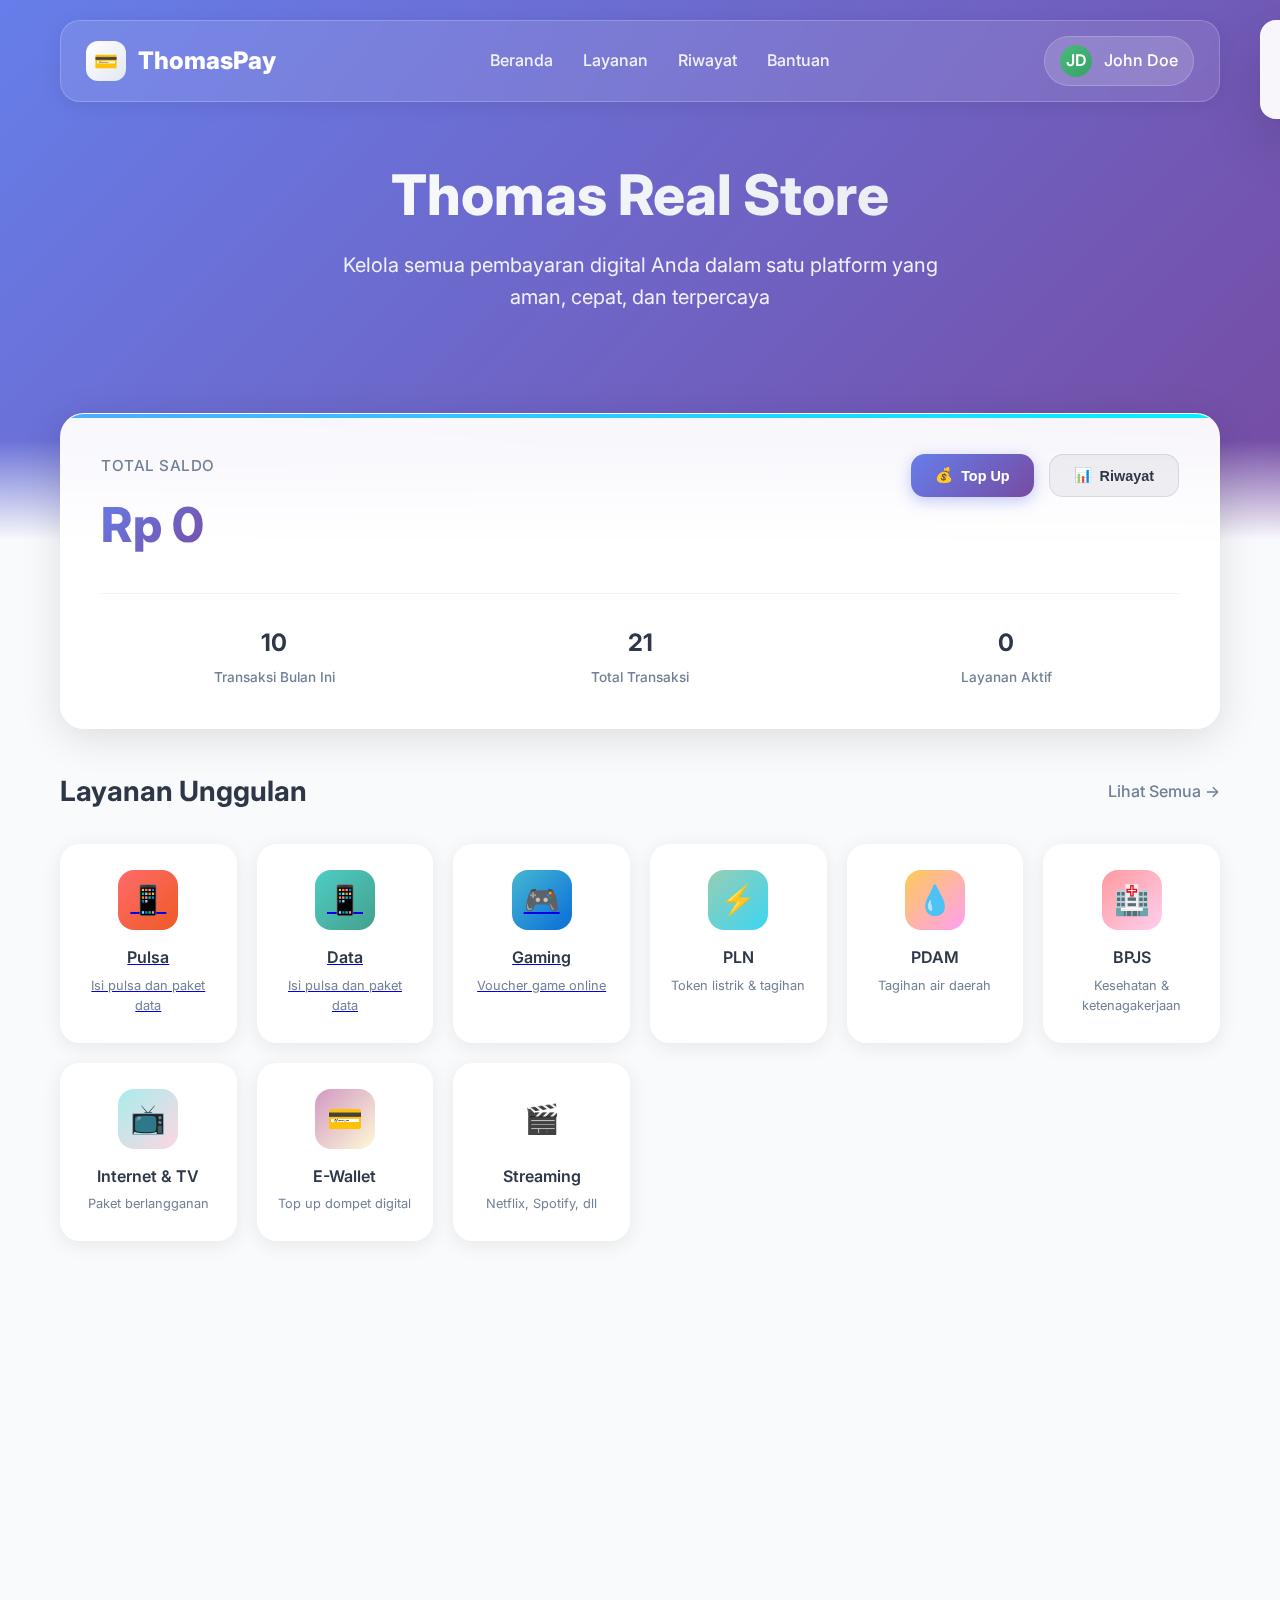
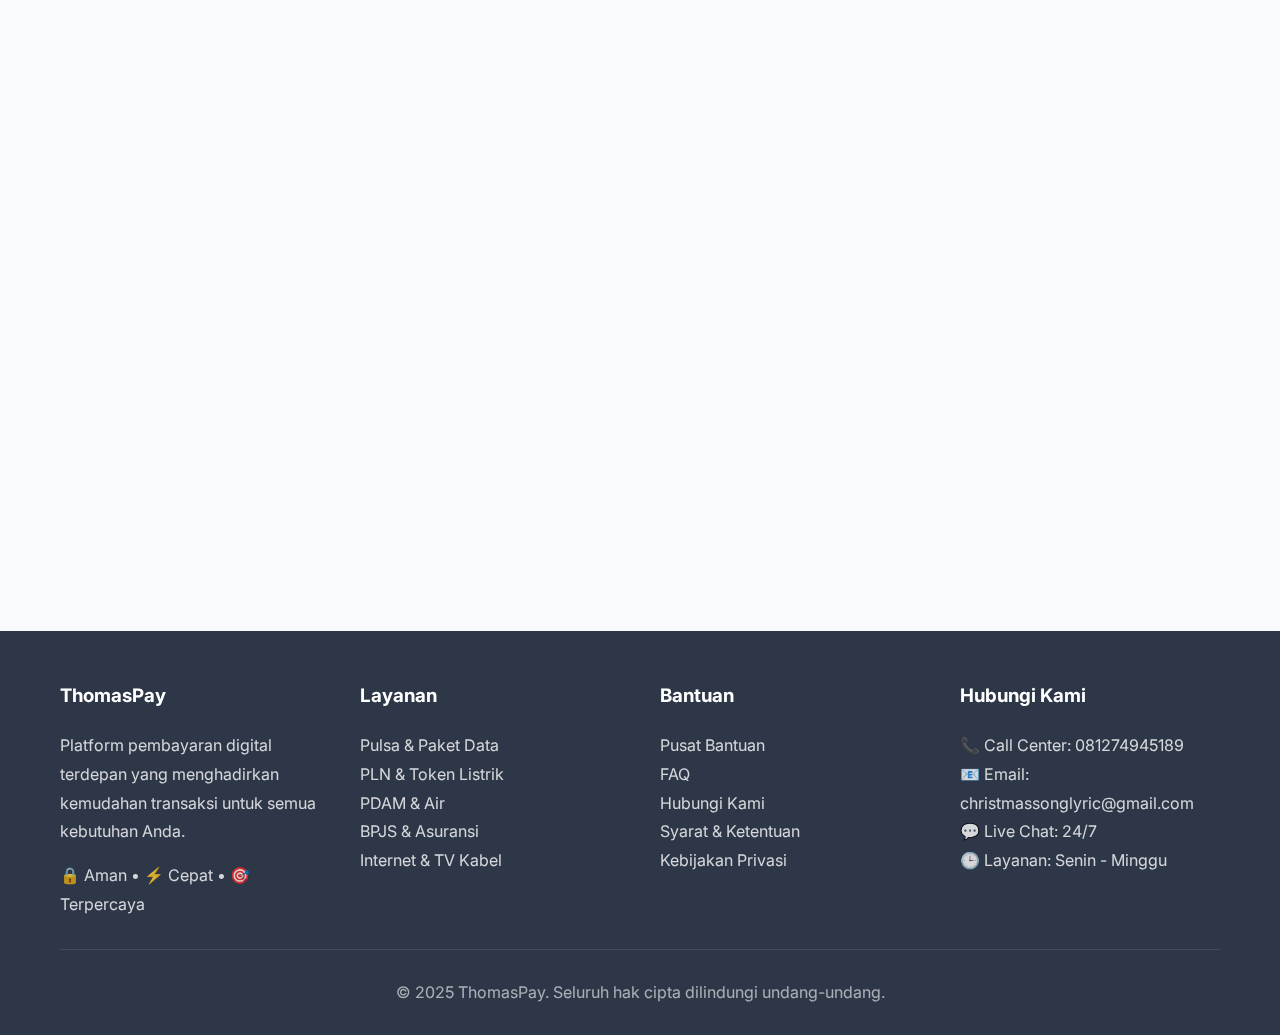
<file: tombol.html>
<!DOCTYPE html>
<html lang="id">
<head>
    <meta charset="UTF-8">
    <meta name="viewport" content="width=device-width, initial-scale=1.0">
    <title>ThomasPay - Advanced PPOB Platform</title>
    <link href="https://fonts.googleapis.com/css2?family=Inter:wght@300;400;500;600;700;800&display=swap" rel="stylesheet">
     <link rel="stylesheet" href="index.css">
</head>
<body>
    <div class="main-bg"></div>
    
    <header class="header">
        <div class="container">
            <nav class="nav">
                <div class="logo">
                    <div class="logo-icon">💳</div>
                    ThomasPay
                </div>
                <div class="nav-menu">
                    <a href="#" class="nav-item">Beranda</a>
                    <a href="#" class="nav-item">Layanan</a>
                    <a href="#" class="nav-item">Riwayat</a>
                    <a href="#" class="nav-item">Bantuan</a>
                </div>
                <div class="user-profile">
                    <div class="user-avatar">JD</div>
                    <span class="user-name">John Doe</span>
                </div>
            </nav>
        </div>
    </header>

    <section class="hero">
        <div class="container">
            <h1 class="hero-title">Thomas Real Store</h1>
            <p class="hero-subtitle">Kelola semua pembayaran digital Anda dalam satu platform yang aman, cepat, dan terpercaya</p>
        </div>
    </section>

    <main class="container">
        <section class="balance-section">
            <div class="balance-card animate-up">
                <div class="balance-header">
                    <div class="balance-info">
                        <h3>Total Saldo</h3>
                        <div class="balance-amount" id="balance">Rp 0</div>
                    </div>
                    <div class="balance-actions">
                        <button class="btn-balance btn-primary" onclick="showNotification('Top Up', 'Fitur top up akan segera tersedia')">
                            <span>💰</span> Top Up
                        </button>
                        <button class="btn-balance btn-secondary" onclick="showNotification('Riwayat', 'Menampilkan riwayat transaksi...')">
                            <span>📊</span> Riwayat
                        </button>
                    </div>
                </div>
                <div class="balance-stats">
                    <div class="stat-item">
                        <div class="stat-value">10</div>
                        <div class="stat-label">Transaksi Bulan Ini</div>
                    </div>
                    <div class="stat-item">
                        <div class="stat-value">21</div>
                        <div class="stat-label">Total Transaksi</div>
                    </div>
                    <div class="stat-item">
                        <div class="stat-value">0</div>
                        <div class="stat-label">Layanan Aktif</div>
                    </div>
                </div>
            </div>
        </section>

        <section class="services-section animate-up">
            <div class="section-header">
                <h2 class="section-title">Layanan Unggulan</h2>
                <a href="#" class="view-all">Lihat Semua →</a>
            </div>
            <div class="services-grid">
                <div class="service-card" onclick="selectService('Pulsa & Data')">
                    <a href="pulse.html">
                    <div class="service-icon">📱</div>
                    <div class="service-name">Pulsa</div>
                    <div class="service-desc">Isi pulsa dan paket data</div>
                </div></a>
                <div class="service-card" onclick="selectService('Pulsa & Data')">
                    <a href="data.html">
                    <div class="service-icon">📱</div>
                    <div class="service-name">Data</div>
                    <div class="service-desc">Isi pulsa dan paket data</div>
                </div></a>
                <div class="service-card" onclick="selectService('Gaming')">
                    <a href="game.html">
                        <div class="service-icon">🎮</div>
                        <div class="service-name">Gaming</div>
                        <div class="service-desc">Voucher game online</div>
                </div></a>
                <div class="service-card" onclick="selectService('PLN')">
                    <div class="service-icon">⚡</div>
                    <div class="service-name">PLN</div>
                    <div class="service-desc">Token listrik & tagihan</div>
                </div>
                <div class="service-card" onclick="selectService('PDAM')">
                    <div class="service-icon">💧</div>
                    <div class="service-name">PDAM</div>
                    <div class="service-desc">Tagihan air daerah</div>
                </div>
                <div class="service-card" onclick="selectService('BPJS')">
                    <div class="service-icon">🏥</div>
                    <div class="service-name">BPJS</div>
                    <div class="service-desc">Kesehatan & ketenagakerjaan</div>
                </div>
                <div class="service-card" onclick="selectService('Internet & TV')">
                    <div class="service-icon">📺</div>
                    <div class="service-name">Internet & TV</div>
                    <div class="service-desc">Paket berlangganan</div>
                </div>
                <div class="service-card" onclick="selectService('E-Wallet')">
                    <div class="service-icon">💳</div>
                    <div class="service-name">E-Wallet</div>
                    <div class="service-desc">Top up dompet digital</div>
                </div>
                <div class="service-card" onclick="selectService('Streaming')">
                    <div class="service-icon">🎬</div>
                    <div class="service-name">Streaming</div>
                    <div class="service-desc">Netflix, Spotify, dll</div>
                </div>
            </div>
        </section>

        <section class="quick-actions animate-right">
            <div class="action-card">
    <div class="action-header">
        <div class="action-icon">🖥️</div>
        <div class="action-title">Langganan Hosting / VPS</div>
    </div>
    <div class="form-group">
        <label class="form-label">Nama Pemesan</label>
        <input type="text" class="form-input" id="hostingName" placeholder="Nama lengkap Anda">
    </div>
    <div class="form-group">
        <label class="form-label">Nama Server</label>
        <input type="text" class="form-input" id="serverName" placeholder="Misalnya: server-ai-project">
    </div>
    <div class="form-group">
        <label class="form-label">Jenis Server</label>
        <select class="form-input" id="serverType">
            <option value="">Pilih jenis server</option>
            <option value="Shared Hosting">Shared Hosting</option>
            <option value="Pterodactyl">Pterodactyl Panel</option>
            <option value="VPS">VPS Mandiri</option>
        </select>
    </div>
    <div class="form-group">
        <label class="form-label">Metode Pembayaran</label>
        <select class="form-input" id="paymentMethod">
            <option value="">Pilih metode</option>
            <option value="Transfer Bank">Transfer Bank</option>
            <option value="E-Wallet">E-Wallet (DANA, OVO, GoPay)</option>
            <option value="QRIS">QRIS</option>
        </select>
    </div>
    <button class="btn-action" onclick="sendHostingRequest()">
        Kirim ke WhatsApp
    </button>
</div>

            <div class="action-card">
                <div class="action-header">
                    <div class="action-icon">🤖</div>
                    <div class="action-title">Bot WhatsApp - Daftar Harga</div>
                </div>
                <div class="form-group">
                    <label class="form-label">Nama Anda</label>
                    <input type="text" class="form-input" placeholder="Masukkan nama lengkap" id="customerName">
                </div>
                <div class="form-group">
                    <label class="form-label">Pilih Paket Bot WA</label>
                    <select class="form-input" id="botPackage">
                        <option value="">Pilih Paket</option>
                        <option value="basic|50000">Bot Basic - Rp 50.000/bulan</option>
                        <option value="premium|100000">Bot Premium - Rp 100.000/bulan</option>
                        <option value="enterprise|200000">Bot Enterprise - Rp 200.000/bulan</option>
                        <option value="custom|300000">Bot Custom - Rp 300.000/bulan</option>
                        <option value="yearly|500000">Paket Tahunan - Rp 500.000/tahun</option>
                    </select>
                </div>
                <button class="btn-action" onclick="sendToWhatsApp()">
                    <span id="botBtnText">Kirim ke WhatsApp</span>
                </button>
            </div>

            <div class="action-card">
    <div class="action-header">
        <div class="action-icon">🌐</div>
        <div class="action-title">Pilih Platform</div>
    </div>
    <div class="form-group">
        <label class="form-label">Jenis Platform</label>
        <select class="form-input" id="platformType" onchange="handlePlatformChange()">
            <option value="">Pilih</option>
            <option value="app">Aplikasi</option>
            <option value="web">Website</option>
        </select>
    </div>
    <div class="form-group">
        <label class="form-label">Hero Name</label>
        <input type="text" class="form-input" id="heroName" placeholder="Masukkan nama hero (judul besar)">
    </div>
    <div class="form-group">
        <label class="form-label">Nav Name</label>
        <input type="text" class="form-input" id="navName" placeholder="Masukkan nama navigasi utama">
    </div>
    <div class="form-group" id="platformOptionsContainer" style="display: none;">
        <label class="form-label" id="platformOptionsLabel">Opsi</label>
        <select class="form-input" id="platformOptions"></select>
    </div>
    <button class="btn-action" onclick="sendPlatformToWhatsApp()">Kirim ke WhatsApp</button>
</div>
            </div>
        </section>

        <section class="transactions-section animate-up">
            <div class="section-header">
                <h2 class="section-title">Transaksi Terbaru</h2>
                <a href="#" class="view-all">Lihat Semua →</a>
            </div>
            <div id="transactionsList">
    <div class="transaction-item">
        <div class="transaction-icon" style="background: linear-gradient(135deg, #45b7d1, #096dd9);">🕒</div>
        <div class="transaction-info">
            <div class="transaction-title">You have visited this site</div>
            <div class="transaction-date">Just now</div>
        </div>
        <div class="transaction-amount amount-positive">Info</div>
    </div>
</div>
        </section>
    </main>

    <footer class="footer">
        <div class="container">
            <div class="footer-content">
                <div class="footer-section">
                    <h3>ThomasPay</h3>
                    <p>Platform pembayaran digital terdepan yang menghadirkan kemudahan transaksi untuk semua kebutuhan Anda.</p>
                    <p style="margin-top: 15px;">🔒 Aman • ⚡ Cepat • 🎯 Terpercaya</p>
                </div>
                <div class="footer-section">
                    <h3>Layanan</h3>
                    <p><a href="#">Pulsa & Paket Data</a></p>
                    <p><a href="#">PLN & Token Listrik</a></p>
                    <p><a href="#">PDAM & Air</a></p>
                    <p><a href="#">BPJS & Asuransi</a></p>
                    <p><a href="#">Internet & TV Kabel</a></p>
                </div>
                <div class="footer-section">
                    <h3>Bantuan</h3>
                    <p><a href="#">Pusat Bantuan</a></p>
                    <p><a href="#">FAQ</a></p>
                    <p><a href="#">Hubungi Kami</a></p>
                    <p><a href="#">Syarat & Ketentuan</a></p>
                    <p><a href="#">Kebijakan Privasi</a></p>
                </div>
                <div class="footer-section">
                    <h3>Hubungi Kami</h3>
                    <p>📞 Call Center: 081274945189</p>
                    <p>📧 Email: christmassonglyric@gmail.com</p>
                    <p>💬 Live Chat: 24/7</p>
                    <p>🕒 Layanan: Senin - Minggu</p>
                </div>
            </div>
            <div class="footer-bottom">
                <p>© 2025 ThomasPay. Seluruh hak cipta dilindungi undang-undang.</p>
            </div>
        </div>
    </footer>

    <div class="notification" id="notification">
        <div class="notification-header">
            <div class="notification-icon" id="notifIcon">✓</div>
            <div class="notification-title" id="notifTitle">Berhasil</div>
        </div>
        <div class="notification-message" id="notifMessage">Pesan notifikasi</div>
    </div>
    <script src="index.js"></script>
</body>
</html>
</file>
<file: index.css>
:root {
            --primary-gradient: linear-gradient(135deg, #667eea 0%, #764ba2 100%);
            --secondary-gradient: linear-gradient(135deg, #f093fb 0%, #f5576c 100%);
            --success-gradient: linear-gradient(135deg, #4facfe 0%, #00f2fe 100%);
            --card-bg: rgba(255, 255, 255, 0.95);
            --card-border: rgba(255, 255, 255, 0.18);
            --text-primary: #2d3748;
            --text-secondary: #718096;
            --shadow-light: 0 4px 20px rgba(0, 0, 0, 0.08);
            --shadow-medium: 0 8px 40px rgba(0, 0, 0, 0.12);
            --shadow-heavy: 0 20px 60px rgba(0, 0, 0, 0.15);
        }

        * {
            margin: 0;
            padding: 0;
            box-sizing: border-box;
        }

        body {
            font-family: 'Inter', -apple-system, BlinkMacSystemFont, sans-serif;
            background: #f8fafc;
            color: var(--text-primary);
            line-height: 1.6;
            overflow-x: hidden;
        }

        .main-bg {
            position: fixed;
            top: 0;
            left: 0;
            right: 0;
            height: 60vh;
            background: var(--primary-gradient);
            z-index: -1;
        }

        .main-bg::after {
            content: '';
            position: absolute;
            bottom: 0;
            left: 0;
            right: 0;
            height: 100px;
            background: linear-gradient(to bottom, transparent, #f8fafc);
        }

        .container {
            max-width: 1200px;
            margin: 0 auto;
            padding: 0 20px;
        }

        /* Header */
        .header {
            padding: 20px 0;
            position: relative;
            z-index: 100;
        }

        .nav {
            display: flex;
            justify-content: space-between;
            align-items: center;
            background: rgba(255, 255, 255, 0.1);
            backdrop-filter: blur(20px);
            border: 1px solid rgba(255, 255, 255, 0.2);
            border-radius: 20px;
            padding: 15px 25px;
            box-shadow: var(--shadow-light);
        }

        .logo {
            display: flex;
            align-items: center;
            gap: 12px;
            font-size: 1.5rem;
            font-weight: 800;
            color: white;
        }

        .logo-icon {
            width: 40px;
            height: 40px;
            background: linear-gradient(135deg, #ffffff 0%, #e2e8f0 100%);
            border-radius: 12px;
            display: flex;
            align-items: center;
            justify-content: center;
            font-size: 1.2rem;
        }

        .nav-menu {
            display: flex;
            gap: 30px;
        }

        .nav-item {
            color: rgba(255, 255, 255, 0.9);
            text-decoration: none;
            font-weight: 500;
            transition: all 0.3s ease;
            position: relative;
        }

        .nav-item:hover {
            color: white;
            transform: translateY(-2px);
        }

        .nav-item::after {
            content: '';
            position: absolute;
            bottom: -5px;
            left: 0;
            width: 0;
            height: 2px;
            background: white;
            transition: width 0.3s ease;
        }

        .nav-item:hover::after {
            width: 100%;
        }

        .user-profile {
            display: flex;
            align-items: center;
            gap: 12px;
            background: rgba(255, 255, 255, 0.15);
            border: 1px solid rgba(255, 255, 255, 0.2);
            border-radius: 50px;
            padding: 8px 15px;
            cursor: pointer;
            transition: all 0.3s ease;
        }

        .user-profile:hover {
            background: rgba(255, 255, 255, 0.25);
            transform: translateY(-1px);
        }

        .user-avatar {
            width: 32px;
            height: 32px;
            background: linear-gradient(135deg, #48bb78, #38a169);
            border-radius: 50%;
            display: flex;
            align-items: center;
            justify-content: center;
            color: white;
            font-weight: 600;
        }

        .user-name {
            color: white;
            font-weight: 500;
        }

        /* Hero Section */
        .hero {
            padding: 40px 0 60px;
            text-align: center;
        }

        .hero-title {
            font-size: 3.5rem;
            font-weight: 800;
            color: white;
            margin-bottom: 20px;
            line-height: 1.2;
            background: linear-gradient(135deg, #ffffff 0%, #e2e8f0 100%);
            -webkit-background-clip: text;
            -webkit-text-fill-color: transparent;
            background-clip: text;
        }

        .hero-subtitle {
            font-size: 1.25rem;
            color: rgba(255, 255, 255, 0.9);
            margin-bottom: 40px;
            max-width: 600px;
            margin-left: auto;
            margin-right: auto;
        }

        /* Balance Card */
        .balance-section {
            margin-bottom: 40px;
            position: relative;
            z-index: 10;
        }

        .balance-card {
            background: var(--card-bg);
            backdrop-filter: blur(20px);
            border-radius: 24px;
            padding: 40px;
            box-shadow: var(--shadow-medium);
            border: 1px solid var(--card-border);
            position: relative;
            overflow: hidden;
        }

        .balance-card::before {
            content: '';
            position: absolute;
            top: 0;
            left: 0;
            right: 0;
            height: 4px;
            background: var(--success-gradient);
        }

        .balance-header {
            display: flex;
            justify-content: space-between;
            align-items: flex-start;
            margin-bottom: 30px;
        }

        .balance-info h3 {
            color: var(--text-secondary);
            font-size: 0.95rem;
            font-weight: 500;
            margin-bottom: 8px;
            text-transform: uppercase;
            letter-spacing: 0.5px;
        }

        .balance-amount {
            font-size: 3rem;
            font-weight: 800;
            background: var(--primary-gradient);
            -webkit-background-clip: text;
            -webkit-text-fill-color: transparent;
            background-clip: text;
        }

        .balance-actions {
            display: flex;
            gap: 15px;
        }

        .btn-balance {
            display: flex;
            align-items: center;
            gap: 8px;
            padding: 12px 24px;
            border: none;
            border-radius: 14px;
            font-weight: 600;
            cursor: pointer;
            transition: all 0.3s ease;
            font-size: 0.9rem;
        }

        .btn-primary {
            background: var(--primary-gradient);
            color: white;
            box-shadow: 0 4px 15px rgba(102, 126, 234, 0.4);
        }

        .btn-secondary {
            background: rgba(113, 128, 150, 0.1);
            color: var(--text-primary);
            border: 1px solid rgba(113, 128, 150, 0.2);
        }

        .btn-balance:hover {
            transform: translateY(-2px);
        }

        .btn-primary:hover {
            box-shadow: 0 6px 20px rgba(102, 126, 234, 0.6);
        }

        .balance-stats {
            display: grid;
            grid-template-columns: repeat(auto-fit, minmax(150px, 1fr));
            gap: 20px;
            padding-top: 30px;
            border-top: 1px solid rgba(113, 128, 150, 0.1);
        }

        .stat-item {
            text-align: center;
        }

        .stat-value {
            font-size: 1.5rem;
            font-weight: 700;
            color: var(--text-primary);
            margin-bottom: 4px;
        }

        .stat-label {
            font-size: 0.85rem;
            color: var(--text-secondary);
            font-weight: 500;
        }

        /* Services Grid */
        .services-section {
            margin-bottom: 50px;
        }

        .section-header {
            display: flex;
            justify-content: space-between;
            align-items: center;
            margin-bottom: 30px;
        }

        .section-title {
            font-size: 1.75rem;
            font-weight: 700;
            color: var(--text-primary);
        }

        .view-all {
            color: var(--text-secondary);
            text-decoration: none;
            font-weight: 500;
            display: flex;
            align-items: center;
            gap: 5px;
            transition: color 0.3s ease;
        }

        .view-all:hover {
            color: var(--text-primary);
        }

        .services-grid {
            display: grid;
            grid-template-columns: repeat(auto-fit, minmax(160px, 1fr));
            gap: 20px;
        }

        .service-card {
            background: var(--card-bg);
            border-radius: 20px;
            padding: 25px 20px;
            text-align: center;
            cursor: pointer;
            transition: all 0.3s ease;
            border: 1px solid var(--card-border);
            box-shadow: var(--shadow-light);
            position: relative;
            overflow: hidden;
        }

        .service-card::before {
            content: '';
            position: absolute;
            top: 0;
            left: -100%;
            width: 100%;
            height: 100%;
            background: linear-gradient(90deg, transparent, rgba(255, 255, 255, 0.4), transparent);
            transition: left 0.6s ease;
        }

        .service-card:hover::before {
            left: 100%;
        }

        .service-card:hover {
            transform: translateY(-8px);
            box-shadow: var(--shadow-medium);
        }

        .service-icon {
            width: 60px;
            height: 60px;
            margin: 0 auto 15px;
            border-radius: 16px;
            display: flex;
            align-items: center;
            justify-content: center;
            font-size: 1.8rem;
            transition: transform 0.3s ease;
            position: relative;
            z-index: 2;
        }

        .service-card:hover .service-icon {
            transform: scale(1.1) rotate(5deg);
        }

        .service-name {
            font-weight: 600;
            color: var(--text-primary);
            margin-bottom: 5px;
        }

        .service-desc {
            font-size: 0.8rem;
            color: var(--text-secondary);
        }

        /* Service Icons Colors */
        .service-card:nth-child(1) .service-icon { background: linear-gradient(135deg, #ff6b6b, #ee5a24); }
        .service-card:nth-child(2) .service-icon { background: linear-gradient(135deg, #4ecdc4, #44a08d); }
        .service-card:nth-child(3) .service-icon { background: linear-gradient(135deg, #45b7d1, #096dd9); }
        .service-card:nth-child(4) .service-icon { background: linear-gradient(135deg, #96ceb4, #3dd5f3); }
        .service-card:nth-child(5) .service-icon { background: linear-gradient(135deg, #feca57, #ff9ff3); }
        .service-card:nth-child(6) .service-icon { background: linear-gradient(135deg, #ff9a9e, #fecfef); }
        .service-card:nth-child(7) .service-icon { background: linear-gradient(135deg, #a8edea, #fed6e3); }
        .service-card:nth-child(8) .service-icon { background: linear-gradient(135deg, #d299c2, #fef9d7); }

        /* Quick Actions */
        .quick-actions {
            display: grid;
            grid-template-columns: repeat(auto-fit, minmax(350px, 1fr));
            gap: 25px;
            margin-bottom: 50px;
        }

        .action-card {
            background: var(--card-bg);
            border-radius: 24px;
            padding: 30px;
            box-shadow: var(--shadow-light);
            border: 1px solid var(--card-border);
            transition: all 0.3s ease;
        }

        .action-card:hover {
            transform: translateY(-5px);
            box-shadow: var(--shadow-medium);
        }

        .action-header {
            display: flex;
            align-items: center;
            gap: 15px;
            margin-bottom: 25px;
        }

        .action-icon {
            width: 50px;
            height: 50px;
            background: var(--secondary-gradient);
            border-radius: 14px;
            display: flex;
            align-items: center;
            justify-content: center;
            font-size: 1.4rem;
            color: white;
        }

        .action-title {
            font-size: 1.2rem;
            font-weight: 700;
            color: var(--text-primary);
        }

        .form-group {
            margin-bottom: 20px;
        }

        .form-label {
            display: block;
            margin-bottom: 8px;
            font-weight: 600;
            color: var(--text-primary);
            font-size: 0.9rem;
        }

        .form-input {
            width: 100%;
            padding: 14px 16px;
            border: 2px solid rgba(113, 128, 150, 0.1);
            border-radius: 12px;
            background: #f8fafc;
            font-size: 1rem;
            transition: all 0.3s ease;
            color: var(--text-primary);
        }

        .form-input:focus {
            outline: none;
            border-color: #667eea;
            background: white;
            box-shadow: 0 0 0 3px rgba(102, 126, 234, 0.1);
        }

        .form-input::placeholder {
            color: var(--text-secondary);
        }

        .btn-action {
            width: 100%;
            padding: 16px;
            background: var(--primary-gradient);
            border: none;
            border-radius: 12px;
            color: white;
            font-weight: 700;
            font-size: 1rem;
            cursor: pointer;
            transition: all 0.3s ease;
            box-shadow: 0 4px 15px rgba(102, 126, 234, 0.4);
        }

        .btn-action:hover {
            transform: translateY(-2px);
            box-shadow: 0 6px 20px rgba(102, 126, 234, 0.6);
        }

        /* Recent Transactions */
        .transactions-section {
            background: var(--card-bg);
            border-radius: 24px;
            padding: 30px;
            box-shadow: var(--shadow-light);
            border: 1px solid var(--card-border);
            margin-bottom: 50px;
        }

        .transaction-item {
            display: flex;
            align-items: center;
            padding: 15px 0;
            border-bottom: 1px solid rgba(113, 128, 150, 0.1);
            transition: background 0.2s ease;
        }

        .transaction-item:hover {
            background: rgba(113, 128, 150, 0.02);
            margin: 0 -15px;
            padding-left: 15px;
            padding-right: 15px;
            border-radius: 8px;
        }

        .transaction-icon {
            width: 45px;
            height: 45px;
            border-radius: 12px;
            display: flex;
            align-items: center;
            justify-content: center;
            margin-right: 15px;
            font-size: 1.2rem;
            color: white;
        }

        .transaction-info {
            flex: 1;
        }

        .transaction-title {
            font-weight: 600;
            color: var(--text-primary);
            margin-bottom: 2px;
        }

        .transaction-date {
            font-size: 0.85rem;
            color: var(--text-secondary);
        }

        .transaction-amount {
            font-weight: 700;
            font-size: 1rem;
        }

        .amount-positive {
            color: #48bb78;
        }

        .amount-negative {
            color: #f56565;
        }

        /* Footer */
        .footer {
            background: var(--text-primary);
            color: white;
            padding: 50px 0 30px;
            margin-top: 80px;
        }

        .footer-content {
            display: grid;
            grid-template-columns: repeat(auto-fit, minmax(250px, 1fr));
            gap: 40px;
            margin-bottom: 30px;
        }

        .footer-section h3 {
            margin-bottom: 20px;
            font-weight: 700;
        }

        .footer-section p,
        .footer-section a {
            color: rgba(255, 255, 255, 0.8);
            text-decoration: none;
            line-height: 1.8;
        }

        .footer-section a:hover {
            color: white;
        }

        .footer-bottom {
            text-align: center;
            padding-top: 30px;
            border-top: 1px solid rgba(255, 255, 255, 0.1);
            color: rgba(255, 255, 255, 0.6);
        }

        /* Notification */
        .notification {
            position: fixed;
            top: 20px;
            right: 20px;
            background: var(--card-bg);
            border: 1px solid var(--card-border);
            border-radius: 16px;
            padding: 20px 25px;
            box-shadow: var(--shadow-heavy);
            backdrop-filter: blur(20px);
            transform: translateX(100%);
            transition: transform 0.4s ease;
            z-index: 1000;
            max-width: 350px;
        }

        .notification.show {
            transform: translateX(0);
        }

        .notification-header {
            display: flex;
            align-items: center;
            gap: 10px;
            margin-bottom: 8px;
        }

        .notification-icon {
            width: 24px;
            height: 24px;
            border-radius: 50%;
            background: var(--success-gradient);
            display: flex;
            align-items: center;
            justify-content: center;
            font-size: 0.8rem;
            color: white;
        }

        .notification-title {
            font-weight: 600;
            color: var(--text-primary);
        }

        .notification-message {
            color: var(--text-secondary);
            font-size: 0.9rem;
        }

        /* Mobile Responsiveness */
        @media (max-width: 768px) {
            .hero-title {
                font-size: 2.5rem;
            }

            .nav-menu {
                display: none;
            }

            .balance-card {
                padding: 25px;
            }

            .balance-amount {
                font-size: 2.2rem;
            }

            .balance-header {
                flex-direction: column;
                gap: 20px;
            }

            .services-grid {
                grid-template-columns: repeat(4, 1fr);
                gap: 15px;
            }

            .service-card {
                padding: 20px 15px;
            }

            .service-icon {
                width: 50px;
                height: 50px;
                font-size: 1.5rem;
            }

            .quick-actions {
                grid-template-columns: 1fr;
            }

            .footer-content {
                grid-template-columns: 1fr;
                gap: 30px;
            }
        }

        @media (max-width: 480px) {
            .container {
                padding: 0 15px;
            }

            .hero-title {
                font-size: 2rem;
            }

            .services-grid {
                grid-template-columns: repeat(3, 1fr);
            }

            .nav {
                padding: 12px 20px;
            }

            .user-name {
                display: none;
            }
        }

        /* Animations */
        @keyframes fadeInUp {
            from {
                opacity: 0;
                transform: translateY(30px);
            }
            to {
                opacity: 1;
                transform: translateY(0);
            }
        }

        @keyframes slideInRight {
            from {
                opacity: 0;
                transform: translateX(30px);
            }
            to {
                opacity: 1;
                transform: translateX(0);
            }
        }

        .animate-up {
            animation: fadeInUp 0.6s ease forwards;
        }

        .animate-right {
            animation: slideInRight 0.6s ease forwards;
        }

        /* Loading States */
        .loading {
            position: relative;
            overflow: hidden;
        }

        .loading::after {
            content: '';
            position: absolute;
            top: 0;
            left: -100%;
            width: 100%;
            height: 100%;
            background: linear-gradient(90deg, transparent, rgba(255, 255, 255, 0.3), transparent);
            animation: shimmer 1.5s infinite;
        }

        @keyframes shimmer {
            0% { left: -100%; }
            100% { left: 100%; }
        }
</file>
